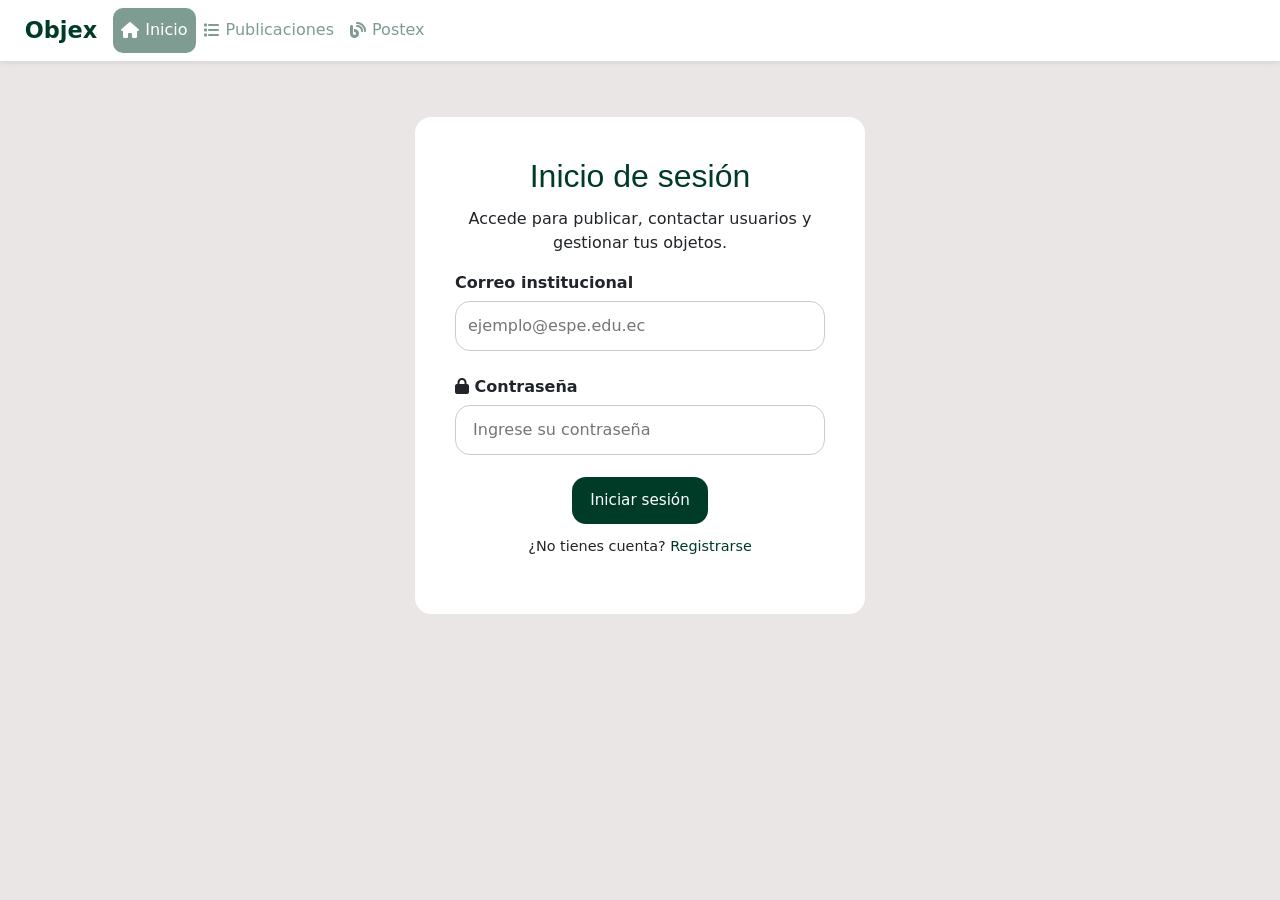
<file: index.html>
<!DOCTYPE html>
<html lang="es">

<head>

    <title>Objex - Iniciar Sesión</title>
    <meta charset="UTF-8">
    <meta name="viewport" content="width=device-width, initial-scale=1.0">

    <link rel="icon" href="src/icons/lupa.png" type="image/x-icon">
    <link rel="stylesheet" href="https://cdnjs.cloudflare.com/ajax/libs/font-awesome/6.5.0/css/all.min.css">
    <link href="https://cdn.jsdelivr.net/npm/bootstrap@5.3.3/dist/css/bootstrap.min.css" rel="stylesheet">

    <link href="css/general.css" rel="stylesheet">
    <link href="css/index.css" rel="stylesheet">
</head>

<body>
    <header>
        <nav class="navbar navbar-expand-lg navbar-objex">
            <div class="container-fluid">
                <a class="navbar-brand" href="#">Objex</a>
                <button class="navbar-toggler" type="button" data-bs-toggle="collapse" data-bs-target="#navObjex"
                    aria-controls="navObjex" aria-expanded="false" aria-label="Mostrar menú">
                    <span class="navbar-toggler-icon"></span>
                </button>
                <div class="collapse navbar-collapse" id="navObjex">
                    <ul class="navbar-nav">
                        <li class="nav-item">
                            <a class="nav-link active disabled" href="#"><i class="fa-solid fa-house"></i> Inicio</a>
                        </li>
                        <li class="nav-item">
                            <a class="nav-link disabled" href="#"><i class="fa-solid fa-list"></i> Publicaciones</a>
                        </li>
                        <li class="nav-item">
                            <a class="nav-link disabled" href="#"><i class="fa-solid fa-blog"></i> Postex</a>
                        </li>
                    </ul>
                </div>
            </div>
        </nav>
    </header>

    <br>

    <main>

        <section class="contenedor-login">
            <section class="card-login">
                <h2>Inicio de sesión</h2>
                <p>
                    Accede para publicar, contactar usuarios
                    y gestionar tus objetos.
                </p>

                <form method="post" action="pages/publicaciones/publicaciones.html" class="logeo">

                    <label for="correo">Correo institucional</label>

                    <input type="email" id="correo" name="correo" placeholder="ejemplo@espe.edu.ec">

                    <label for="contrasena"> <i class="fa-solid fa-lock"></i> Contraseña</label>
                    <input type="password" id="contrasena" name="contrasena" placeholder=" Ingrese su contraseña"
                        minlength="8" maxlength="16">
                    <button type="submit" class="boton-bonito">Iniciar sesión</button>

                    <p class="registro-texto">
                        ¿No tienes cuenta?

                        <a href="pages/login/registrarse.html"> Registrarse</a>

                    </p>

                </form>
            </section>
        </section>
    </main>

    <script src="https://cdn.jsdelivr.net/npm/bootstrap@5.3.3/dist/js/bootstrap.bundle.min.js"></script>
</body>

</html>
</file>
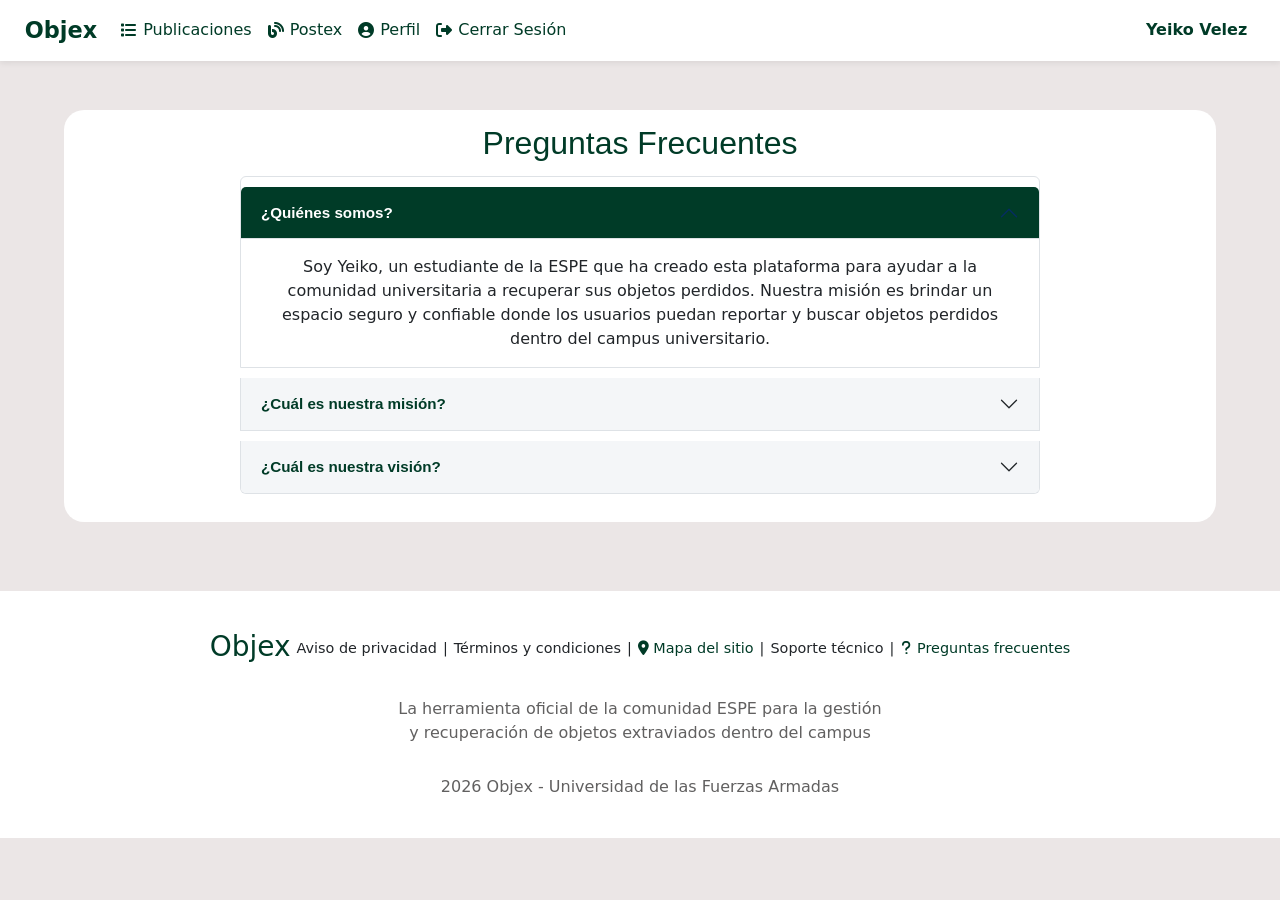
<file: pages/extras/preguntas-frecuentes.html>
<!DOCTYPE html>
<html lang="en">

<head>
    <meta charset="UTF-8">
    <meta name="viewport" content="width=device-width, initial-scale=1.0">
    <title>Preguntas frecuentes</title>
    <link rel="icon" href="src/icons/lupa.png" type="image/x-icon">
    <link rel="stylesheet" href="https://cdnjs.cloudflare.com/ajax/libs/font-awesome/6.5.0/css/all.min.css">
    <link href="https://cdn.jsdelivr.net/npm/bootstrap@5.3.3/dist/css/bootstrap.min.css" rel="stylesheet">
    <link rel="stylesheet" href="../../css/general.css">
    <link href="../../css/registrarse.css" rel="stylesheet">
</head>

<body>

    <header>
        <nav class="navbar navbar-expand-lg navbar-objex">
            <div class="container-fluid">
                <a class="navbar-brand" href="../../index.html">Objex</a>
                <button class="navbar-toggler" type="button" data-bs-toggle="collapse" data-bs-target="#navObjex"
                    aria-controls="navObjex" aria-expanded="false" aria-label="Mostrar menú">
                    <span class="navbar-toggler-icon"></span>
                </button>
                <div class="collapse navbar-collapse" id="navObjex">
                    <ul class="navbar-nav">
                        <li class="nav-item">
                            <a class="nav-link" href="../publicaciones/publicaciones.html"
                                title="Mira los objetos encontrados"><i class="fa-solid fa-list"></i> Publicaciones</a>
                        </li>
                        <li class="nav-item">
                            <a class="nav-link" href="../publicaciones/postex.html" title="Mira los posts"><i
                                    class="fa-solid fa-blog"></i> Postex</a>
                        </li>
                        <li class="nav-item">
                            <a class="nav-link" href="../perfil/perfil.html" title="Revisa tu perfil"><i
                                    class="fa-solid fa-circle-user"></i> Perfil</a>
                        </li>
                        <li class="nav-item">
                            <a class="nav-link" href="../../index.html"><i
                                    class="fa-solid fa-right-from-bracket"></i> Cerrar Sesión</a>
                        </li>
                    </ul>
                    <span class="nombre-usuario">Yeiko Velez</span>
                </div>
            </div>
        </nav>
    </header>
    <br>

    <main class="generico">
        <h2 style="text-align: center;">Preguntas Frecuentes</h2>

        <div class="accordion accordion-objex" id="accordionFAQ">

            <div class="accordion-item">
                <h2 class="accordion-header">
                    <button class="accordion-button" type="button" data-bs-toggle="collapse"
                        data-bs-target="#faq1" aria-expanded="true" aria-controls="faq1">
                        ¿Quiénes somos?
                    </button>
                </h2>
                <div id="faq1" class="accordion-collapse collapse show" data-bs-parent="#accordionFAQ">
                    <div class="accordion-body">
                        Soy Yeiko, un estudiante de la ESPE que ha creado esta plataforma para ayudar a la
                        comunidad universitaria a recuperar sus objetos perdidos. Nuestra misión es brindar un
                        espacio seguro y confiable donde los usuarios puedan reportar y buscar objetos perdidos
                        dentro del campus universitario.
                    </div>
                </div>
            </div>

            <div class="accordion-item">
                <h2 class="accordion-header">
                    <button class="accordion-button collapsed" type="button" data-bs-toggle="collapse"
                        data-bs-target="#faq2" aria-expanded="false" aria-controls="faq2">
                        ¿Cuál es nuestra misión?
                    </button>
                </h2>
                <div id="faq2" class="accordion-collapse collapse" data-bs-parent="#accordionFAQ">
                    <div class="accordion-body">
                        Mi misión es ayudar a la comunidad universitaria a recuperar sus objetos perdidos de
                        manera eficiente y segura. Nos esforzamos por crear una plataforma fácil de usar que
                        permita a los usuarios reportar y buscar objetos perdidos dentro del campus
                        universitario, fomentando así un ambiente de colaboración y apoyo entre los estudiantes,
                        profesores y personal administrativo.
                    </div>
                </div>
            </div>

            <div class="accordion-item">
                <h2 class="accordion-header">
                    <button class="accordion-button collapsed" type="button" data-bs-toggle="collapse"
                        data-bs-target="#faq3" aria-expanded="false" aria-controls="faq3">
                        ¿Cuál es nuestra visión?
                    </button>
                </h2>
                <div id="faq3" class="accordion-collapse collapse" data-bs-parent="#accordionFAQ">
                    <div class="accordion-body">
                        Mi visión es convertirnos en la plataforma líder para la recuperación de objetos
                        perdidos en el ámbito universitario, expandiéndonos a otras instituciones educativas y
                        creando una comunidad global de usuarios comprometidos con la ayuda mutua y la
                        seguridad de sus pertenencias.
                    </div>
                </div>
            </div>

        </div>
    </main>
    <br>

    <footer>
        <section class="pie">
            <h3>Objex</h3>
            <a id="aviso">Aviso de privacidad</a> |
            <a>Términos y condiciones</a> |
            <a href="https://www.google.com/maps/place/Universidad+de+las+Fuerzas+Armadas+-+ESPE+-+Santo+Domingo/@-0.4127086,-79.3189988,16z/data=!4m10!1m2!2m1!1sUNIVERSIDAD+DE+LAS+FUERZAS+ARMADAS+ESPE!3m6!1s0x91d53237044f39bb:0x24ed753bfe34c98b!8m2!3d-0.4127086!4d-79.3094716![base64]!16s%2Fg%2F11f11shpmz?entry=ttu&g_ep=EgoyMDI2MDUxNy4wIKXMDSoASAFQAw%3D%3D"
                target="_blank"> <i class="fa-solid fa-location-dot"> </i> Mapa del sitio</a> |
            <a>Soporte técnico</a> |
            <a href="../extras/preguntas-frecuentes.html"> <i class="fa-solid fa-question" style="padding: 1px;"></i>
                Preguntas frecuentes</a>
        </section>

        <p>La herramienta oficial de la comunidad ESPE para la gestión<br>y recuperación
            de objetos extraviados dentro del campus</p>

        <p>2026 Objex - Universidad de las Fuerzas Armadas</p>
    </footer>

    <script src="https://cdn.jsdelivr.net/npm/bootstrap@5.3.3/dist/js/bootstrap.bundle.min.js"></script>
</body>

</html>
</file>
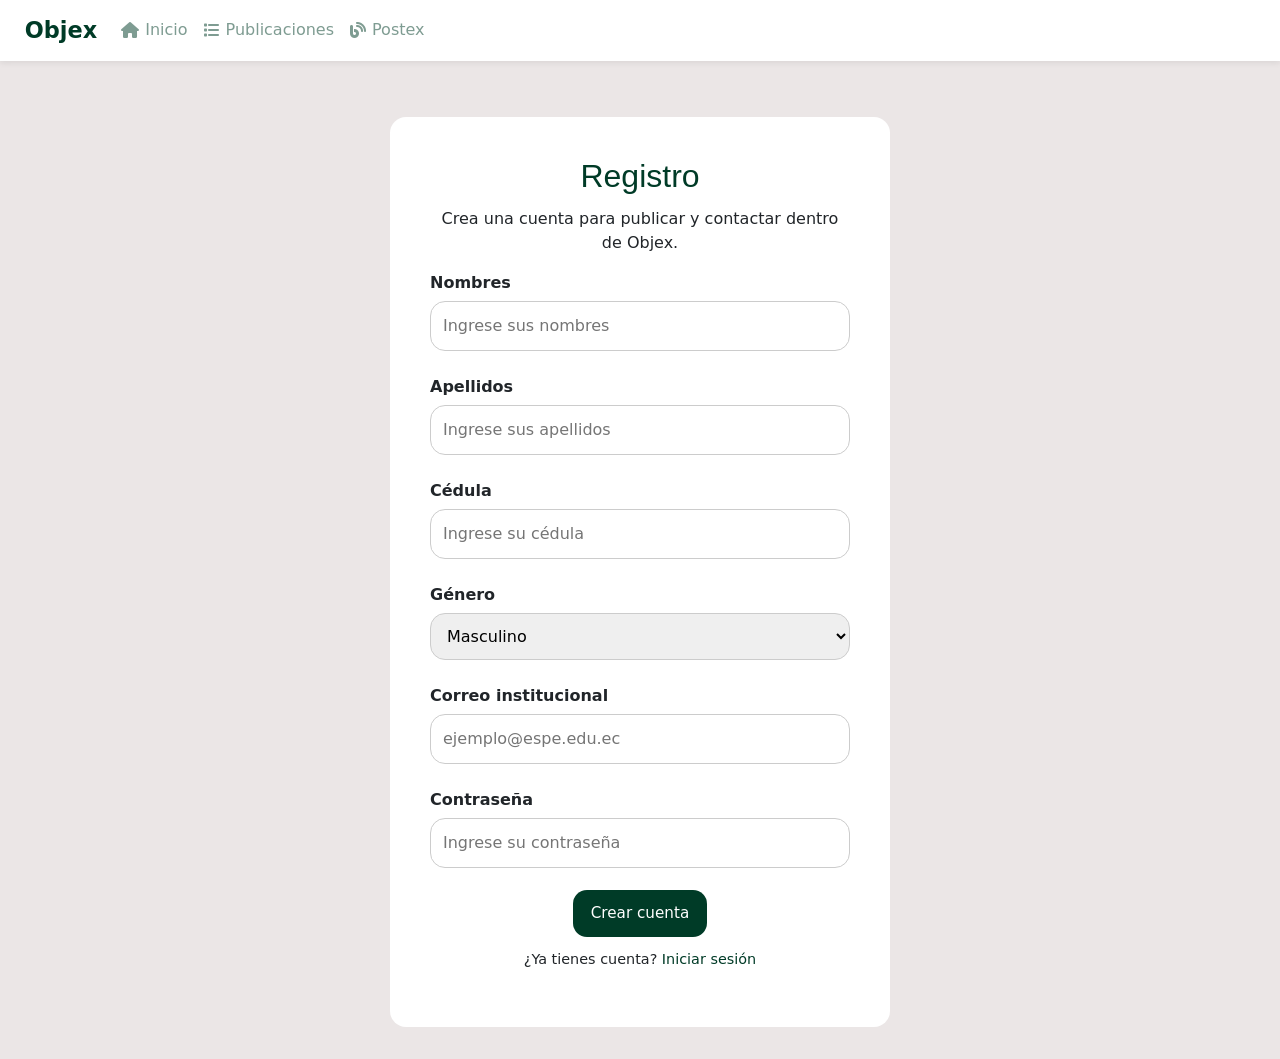
<file: pages/login/registrarse.html>
<!DOCTYPE html>
<html lang="es">

<head>

    <title>Objex - Registro</title>
    <meta charset="UTF-8">
    <meta name="viewport" content="width=device-width, initial-scale=1.0">
    <link rel="icon" href="../../src/icons/lupa.png" type="image/x-icon">
    <link rel="stylesheet" href="https://cdnjs.cloudflare.com/ajax/libs/font-awesome/6.5.0/css/all.min.css">
    <link href="https://cdn.jsdelivr.net/npm/bootstrap@5.3.3/dist/css/bootstrap.min.css" rel="stylesheet">
    <link href="../../css/general.css" rel="stylesheet">
    <link href="../../css/registrarse.css" rel="stylesheet">
</head>

<body>
    <header>
        <nav class="navbar navbar-expand-lg navbar-objex">
            <div class="container-fluid">
                <a class="navbar-brand" href="../../index.html">Objex</a>
                <button class="navbar-toggler" type="button" data-bs-toggle="collapse" data-bs-target="#navObjex"
                    aria-controls="navObjex" aria-expanded="false" aria-label="Mostrar menú">
                    <span class="navbar-toggler-icon"></span>
                </button>
                <div class="collapse navbar-collapse" id="navObjex">
                    <ul class="navbar-nav">
                        <li class="nav-item">
                            <a class="nav-link disabled" href="#"><i class="fa-solid fa-house"></i> Inicio</a>
                        </li>
                        <li class="nav-item">
                            <a class="nav-link disabled" href="#"><i class="fa-solid fa-list"></i> Publicaciones</a>
                        </li>
                        <li class="nav-item">
                            <a class="nav-link disabled" href="#"><i class="fa-solid fa-blog"></i> Postex</a>
                        </li>
                    </ul>
                </div>
            </div>
        </nav>
    </header>

    <br>

    <main>
        <section class="contenedor-login">
            <section class="card-login">

                <h2>Registro</h2>

                <p>Crea una cuenta para publicar y contactar dentro de Objex.</p>

                <form method="post" action="../publicaciones/publicaciones.html" class="logeo">

                    <label for="nombre">Nombres</label>

                    <input type="text" id="nombre" name="nombre" placeholder="Ingrese sus nombres">

                    <label for="apellido">
                        Apellidos
                    </label>

                    <input type="text" id="apellido" name="apellido" placeholder="Ingrese sus apellidos">

                    <label for="cedula">
                        Cédula
                    </label>

                    <input type="text" id="cedula" name="cedula" placeholder="Ingrese su cédula" minlength="10"
                        maxlength="10">

                    <label for="genero">
                        Género
                    </label>

                    <select id="genero" name="genero">

                        <option value="masculino">
                            Masculino
                        </option>

                        <option value="femenino">
                            Femenino
                        </option>

                    </select>

                    <label for="correo">
                        Correo institucional
                    </label>

                    <input type="email" id="correo" name="correo" placeholder="ejemplo@espe.edu.ec">

                    <label for="contrasena">
                        Contraseña
                    </label>

                    <input type="password" id="contrasena" name="contrasena" placeholder="Ingrese su contraseña"
                        minlength="8" maxlength="16">

                    <button type="submit" class="boton-bonito">
                        Crear cuenta
                    </button>

                    <p class="registro-texto">

                        ¿Ya tienes cuenta?

                        <a href="../../index.html">
                            Iniciar sesión
                        </a>

                    </p>

                </form>

            </section>

        </section>

    </main>

    <script src="https://cdn.jsdelivr.net/npm/bootstrap@5.3.3/dist/js/bootstrap.bundle.min.js"></script>
</body>

</html>
</file>
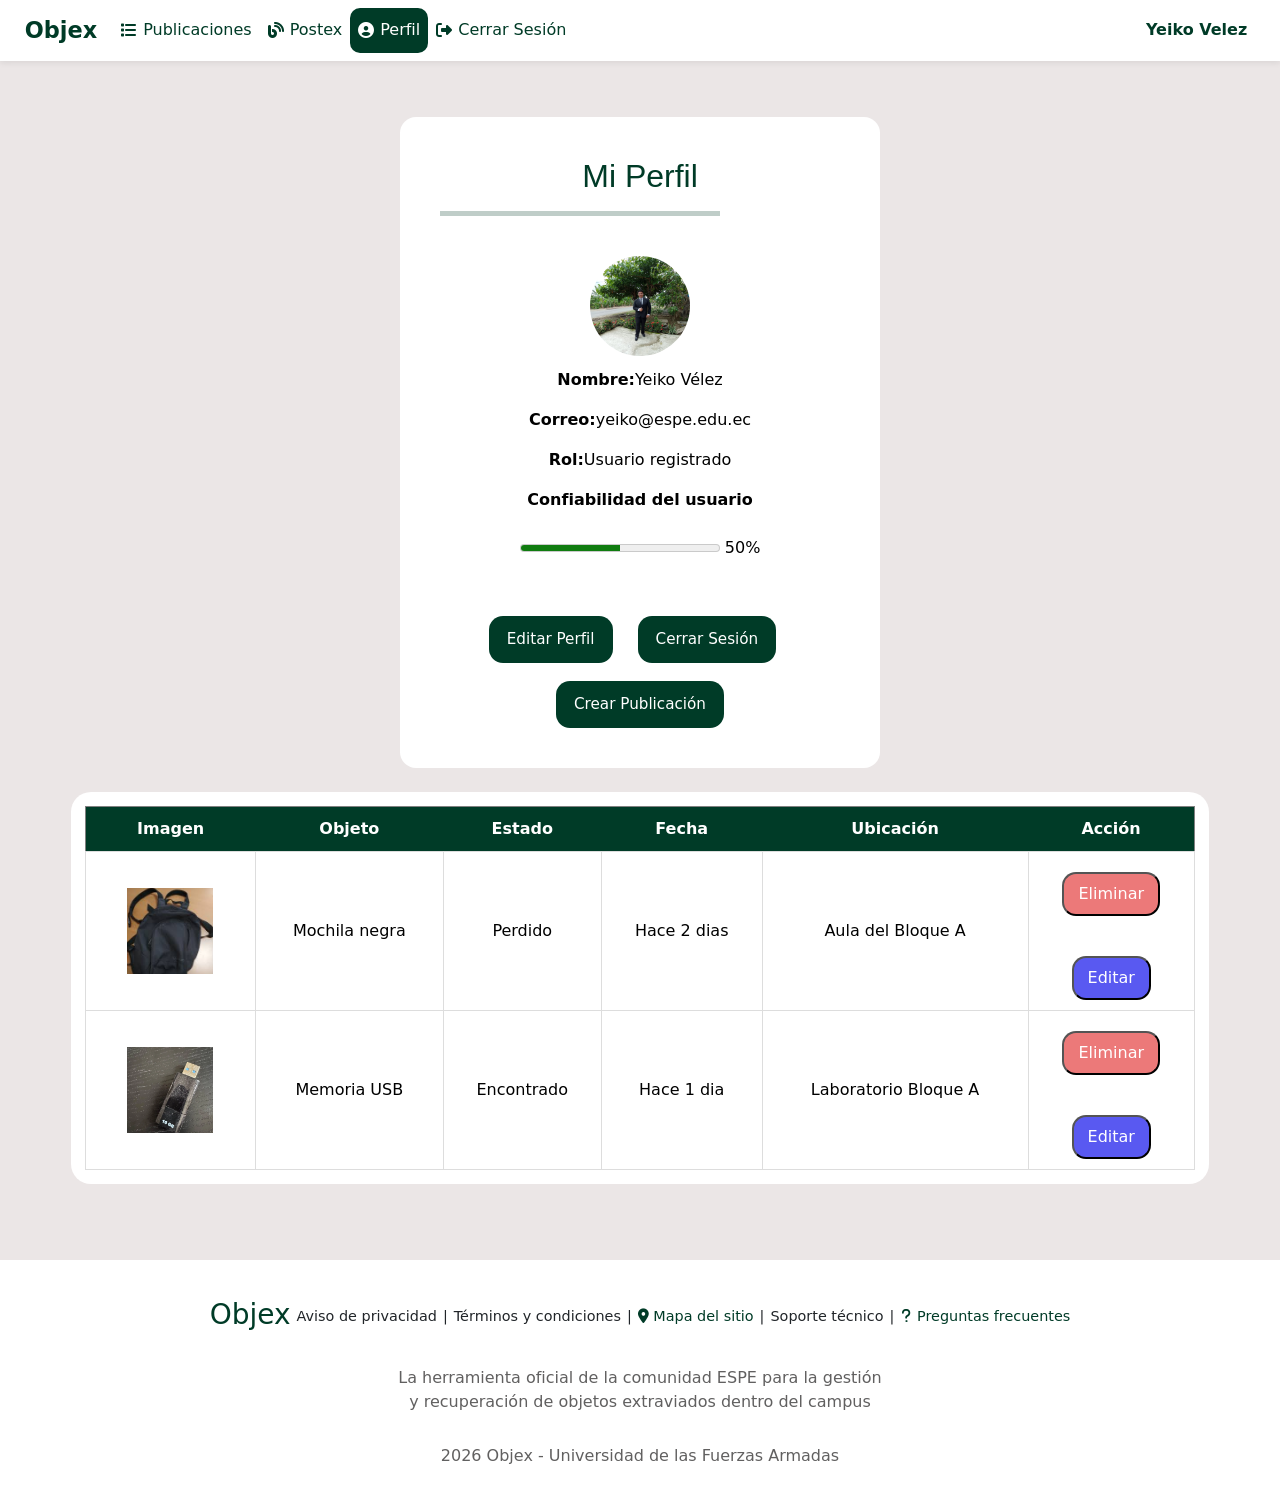
<file: pages/perfil/perfil.html>
<!DOCTYPE html>
<html lang="es">

<head>

    <title>Objex - Perfil</title>
    <meta charset="UTF-8">
    <meta name="viewport" content="width=device-width, initial-scale=1.0">
    <link rel="icon" href="../../src/icons/lupa.png" type="image/x-icon">
    <link rel="stylesheet" href="https://cdnjs.cloudflare.com/ajax/libs/font-awesome/6.5.0/css/all.min.css">
    <link href="https://cdn.jsdelivr.net/npm/bootstrap@5.3.3/dist/css/bootstrap.min.css" rel="stylesheet">
    <link href="../../css/general.css" rel="stylesheet">
    <link href="../../css/perfil.css" rel="stylesheet">
</head>

<body>
    <header>
        <nav class="navbar navbar-expand-lg navbar-objex">
            <div class="container-fluid">
                <a class="navbar-brand" href="../../index.html">Objex</a>
                <button class="navbar-toggler" type="button" data-bs-toggle="collapse" data-bs-target="#navObjex"
                    aria-controls="navObjex" aria-expanded="false" aria-label="Mostrar menú">
                    <span class="navbar-toggler-icon"></span>
                </button>
                <div class="collapse navbar-collapse" id="navObjex">
                    <ul class="navbar-nav">
                        <li class="nav-item">
                            <a class="nav-link" href="../publicaciones/publicaciones.html"
                                title="Mira los objetos encontrados"><i class="fa-solid fa-list"></i> Publicaciones</a>
                        </li>
                        <li class="nav-item">
                            <a class="nav-link" href="../publicaciones/postex.html" title="Mira los posts"><i
                                    class="fa-solid fa-blog"></i> Postex</a>
                        </li>
                        <li class="nav-item">
                            <a class="nav-link active" href="perfil.html" id="perfil" title="Revisa tu perfil"><i
                                    class="fa-solid fa-circle-user"></i> Perfil</a>
                        </li>
                        <li class="nav-item">
                            <a class="nav-link" href="../../index.html"><i
                                    class="fa-solid fa-right-from-bracket"></i> Cerrar Sesión</a>
                        </li>
                    </ul>
                    <span class="nombre-usuario">Yeiko Velez</span>
                </div>
            </div>
        </nav>
    </header>
    <br>

    <main id="perfil-contenedor">
        <section class="contenedor-perfil">
            <section class="card-perfil">

                <h2>Mi Perfil</h2> <hr><br>

                <img src="../../src/img/Yo.jpeg" alt="Usuario" width="120px">

                <p><strong>Nombre:</strong>Yeiko Vélez</p>

                <p><strong>Correo:</strong>yeiko@espe.edu.ec
                </p>

                <p><strong>Rol:</strong>Usuario registrado</p>

                <section>
                    <strong>Confiabilidad del usuario</strong><br><br>
                    <meter value="50" max="100" class="meter-objex" title="Confiabilidad"></meter>
                    <span>50%</span>
                </section>
                <br><br>
                <section>

                    <a class="boton-bonito" data-bs-toggle="modal" data-bs-target="#modalEditarPerfil" role="button">Editar Perfil</a> &nbsp;
                    <a href="../../index.html" class="boton-bonito">Cerrar Sesión</a> &nbsp;
                    <a href="../publicaciones/nueva.html" class="boton-bonito">Crear Publicación</a>

                </section>
            </section>
        </section>

        <br>
        <section class="generico">
            <table border="1" id="publicados">
                <tr>
                    <th>Imagen</th>
                    <th>Objeto</th>
                    <th>Estado</th>
                    <th>Fecha</th>
                    <th>Ubicación</th>
                    <th>Acción</th>
                </tr>
                <tr>
                    <td><img src="../../src/img/mochila.jpeg" class="img-publicado"></td>
                    <td>Mochila negra</td>
                    <td>Perdido</td>
                    <td>Hace 2 dias</td>
                    <td>Aula del Bloque A</td>
                    <td><button class="eliminar"> Eliminar </button> <br><br> <button class="editar"> Editar </button>
                    </td>
                </tr>
                <tr>
                    <td><img src="../../src/img/usb.webp" class="img-publicado"></td>
                    <td>Memoria USB</td>
                    <td>Encontrado</td>
                    <td>Hace 1 dia</td>
                    <td>Laboratorio Bloque A</td>
                    <td><button class="eliminar"> Eliminar </button> <br><br> <button class="editar"> Editar </button>
                    </td>
                </tr>
            </table>
        </section>

    </main>

    <br>

    <footer>
        <section class="pie">
            <h3>Objex</h3>
            <a id="aviso">Aviso de privacidad</a> |
            <a>Términos y condiciones</a> |
            <a href="https://www.google.com/maps/place/Universidad+de+las+Fuerzas+Armadas+-+ESPE+-+Santo+Domingo/@-0.4127086,-79.3189988,16z/data=!4m10!1m2!2m1!1sUNIVERSIDAD+DE+LAS+FUERZAS+ARMADAS+ESPE!3m6!1s0x91d53237044f39bb:0x24ed753bfe34c98b!8m2!3d-0.4127086!4d-79.3094716![base64]!16s%2Fg%2F11f11shpmz?entry=ttu&g_ep=EgoyMDI2MDUxNy4wIKXMDSoASAFQAw%3D%3D"
                target="_blank"> <i class="fa-solid fa-location-dot"> </i> Mapa del sitio</a> |
            <a>Soporte técnico</a> |
            <a href="../extras/preguntas-frecuentes.html"> <i class="fa-solid fa-question" style="padding: 1px;"></i>
                Preguntas frecuentes</a>
        </section>

        <p>La herramienta oficial de la comunidad ESPE para la gestión<br>y recuperación
            de objetos extraviados dentro del campus</p>

        <p>2026 Objex - Universidad de las Fuerzas Armadas</p>
    </footer>

    <!-- Modal Editar Perfil -->
    <div class="modal fade" id="modalEditarPerfil" tabindex="-1" aria-labelledby="modalEditarPerfilLabel"
        aria-hidden="true">
        <div class="modal-dialog">
            <div class="modal-content modal-objex">
                <div class="modal-header">
                    <h5 class="modal-title" id="modalEditarPerfilLabel">Editar Perfil</h5>
                    <button type="button" class="btn-close" data-bs-dismiss="modal" aria-label="Cerrar"></button>
                </div>
                <div class="modal-body">
                    <form method="post">
                        <label for="editar-nombre">Nombre</label>
                        <input type="text" id="editar-nombre" name="nombre" value="Yeiko Vélez">

                        <label for="editar-correo">Correo</label>
                        <input type="email" id="editar-correo" name="correo" value="yeiko@espe.edu.ec">
                    </form>
                </div>
                <div class="modal-footer">
                    <button type="button" class="btn-close-objex" data-bs-dismiss="modal">Cancelar</button>
                    <button type="submit" class="boton-bonito">Guardar Cambios</button>
                </div>
            </div>
        </div>
    </div>

    <script src="https://cdn.jsdelivr.net/npm/bootstrap@5.3.3/dist/js/bootstrap.bundle.min.js"></script>
</body>

</html>
</file>
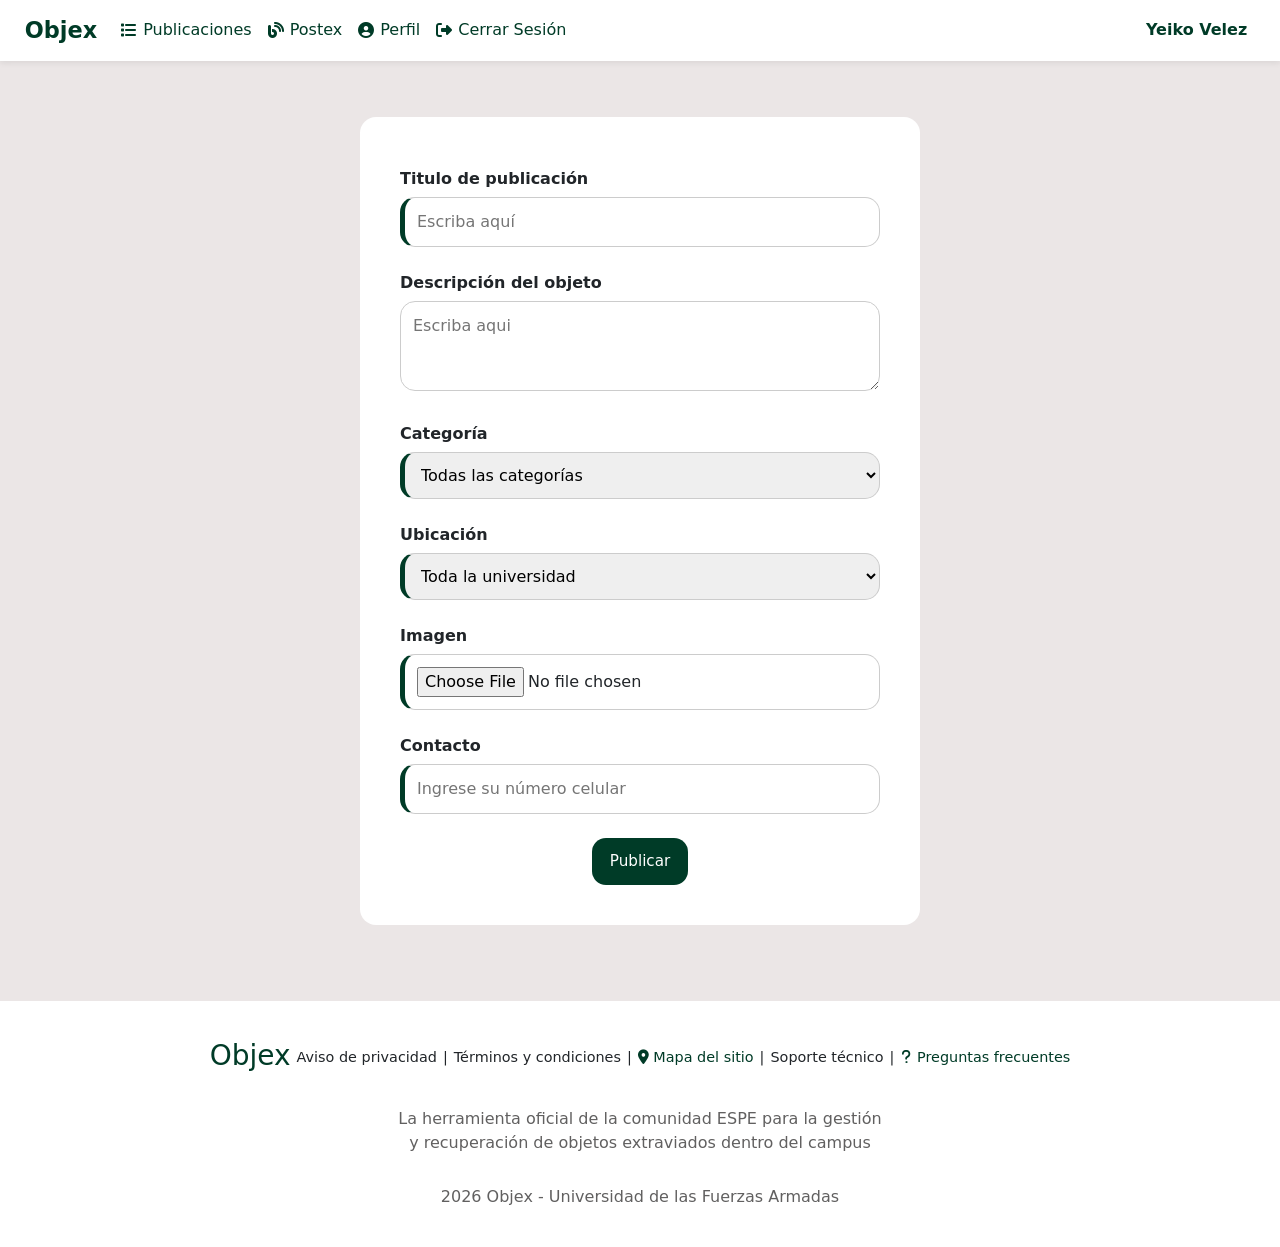
<file: pages/publicaciones/nueva.html>
<!DOCTYPE html>
<html lang="en">

<head>
    <meta charset="UTF-8">
    <meta name="viewport" content="width=device-width, initial-scale=1.0">
    <title>Objex - Nueva Publicación</title>
    <link rel="icon" href="../../src/icons/lupa.png">
    <link rel="stylesheet" href="https://cdnjs.cloudflare.com/ajax/libs/font-awesome/6.5.0/css/all.min.css">
    <link href="https://cdn.jsdelivr.net/npm/bootstrap@5.3.3/dist/css/bootstrap.min.css" rel="stylesheet">
    <link rel="stylesheet" href="../../css/general.css">
    <link href="../../css/nueva.css" rel="stylesheet">
</head>

<body>
    <header>
        <nav class="navbar navbar-expand-lg navbar-objex">
            <div class="container-fluid">
                <a class="navbar-brand" href="../../index.html">Objex</a>
                <button class="navbar-toggler" type="button" data-bs-toggle="collapse" data-bs-target="#navObjex"
                    aria-controls="navObjex" aria-expanded="false" aria-label="Mostrar menú">
                    <span class="navbar-toggler-icon"></span>
                </button>
                <div class="collapse navbar-collapse" id="navObjex">
                    <ul class="navbar-nav">
                        <li class="nav-item">
                            <a class="nav-link" href="publicaciones.html" title="Mira los objetos encontrados"><i
                                    class="fa-solid fa-list"></i> Publicaciones</a>
                        </li>
                        <li class="nav-item">
                            <a class="nav-link" href="postex.html" title="Mira los posts"><i
                                    class="fa-solid fa-blog"></i> Postex</a>
                        </li>
                        <li class="nav-item">
                            <a class="nav-link" href="../perfil/perfil.html" title="Revisa tu perfil"><i
                                    class="fa-solid fa-circle-user"></i> Perfil</a>
                        </li>
                        <li class="nav-item">
                            <a class="nav-link" href="../../index.html"><i
                                    class="fa-solid fa-right-from-bracket"></i> Cerrar Sesión</a>
                        </li>
                    </ul>
                    <span class="nombre-usuario">Yeiko Velez</span>
                </div>
            </div>
        </nav>
    </header>
    <br>

    <main>
        <section class="contenedor-nueva">
            <section class="card-nueva">
                <form method="get">
                    <label for="titulo">Titulo de publicación</label>
                    <input type="text" id="titulo" name="titulo" placeholder="Escriba aquí" required>

                    <label for="descripcion">Descripción del objeto</label>
                    <textarea id="descripcion" name="descripcion" placeholder="Escriba aqui"></textarea>

                    <label for="categoria">Categoría</label>
                    <select id="categoria" name="categoria" required>
                        <option value="todos">Todas las categorías</option>
                        <option value="tecnologia">Tecnología</option>
                        <option value="quimica">Objetos químicos</option>
                        <option value="herramienta">Herramientas</option>
                        <option value="accessorio">Accessorios</option>
                        <option value="valor">Objeto de valor</option>
                        <option value="agro">Cosas de agro</option>
                    </select>

                    <label for="ubicacion"><b>Ubicación</b></label>
                    <select id="ubicacion" name="ubicacion" required>
                        <option value="toda">Toda la universidad</option>
                        <option value="estudio">Área de estudio</option>
                        <option value="bar">Bar</option>
                        <option value="estacionamiento">Estacionamiento</option>
                        <option value="aulaA">Aula del bloque A</option>
                        <option value="aulaB">Aula del bloque B</option>
                        <option value="labA">Laboratorio bloque A</option>
                        <option value="labB">Laboratorio bloque B</option>
                        <option value="pasillos">Pasillos</option>
                        <option value="otra">Otra</option>
                    </select>

                    <label for="foto">Imagen</label>
                    <input type="file" name="foto" id="foto" accept="image/*" required>

                    <label for="contacto">Contacto</label>
                    <input type="number" name="contacto" id="contacto" placeholder="Ingrese su número celular" max="10" required>

                    <br>
                    <button type="submit" class="boton-bonito">Publicar</button>
                </form>
            </section>
        </section>
    </main>

    <br>
    <footer>
        <section class="pie">
            <h3>Objex</h3>
            <a id="aviso">Aviso de privacidad</a> |
            <a>Términos y condiciones</a> |
            <a href="https://www.google.com/maps/place/Universidad+de+las+Fuerzas+Armadas+-+ESPE+-+Santo+Domingo/@-0.4127086,-79.3189988,16z/data=!4m10!1m2!2m1!1sUNIVERSIDAD+DE+LAS+FUERZAS+ARMADAS+ESPE!3m6!1s0x91d53237044f39bb:0x24ed753bfe34c98b!8m2!3d-0.4127086!4d-79.3094716![base64]!16s%2Fg%2F11f11shpmz?entry=ttu&g_ep=EgoyMDI2MDUxNy4wIKXMDSoASAFQAw%3D%3D"
                target="_blank"> <i class="fa-solid fa-location-dot"> </i> Mapa del sitio</a> |
            <a>Soporte técnico</a> |
            <a href="../extras/preguntas-frecuentes.html"> <i class="fa-solid fa-question" style="padding: 1px;"></i>
                Preguntas frecuentes</a>
        </section>

        <p>La herramienta oficial de la comunidad ESPE para la gestión<br>y recuperación
            de objetos extraviados dentro del campus</p>

        <p>2026 Objex - Universidad de las Fuerzas Armadas</p>
    </footer>

    <script src="https://cdn.jsdelivr.net/npm/bootstrap@5.3.3/dist/js/bootstrap.bundle.min.js"></script>
</body>

</html>
</file>
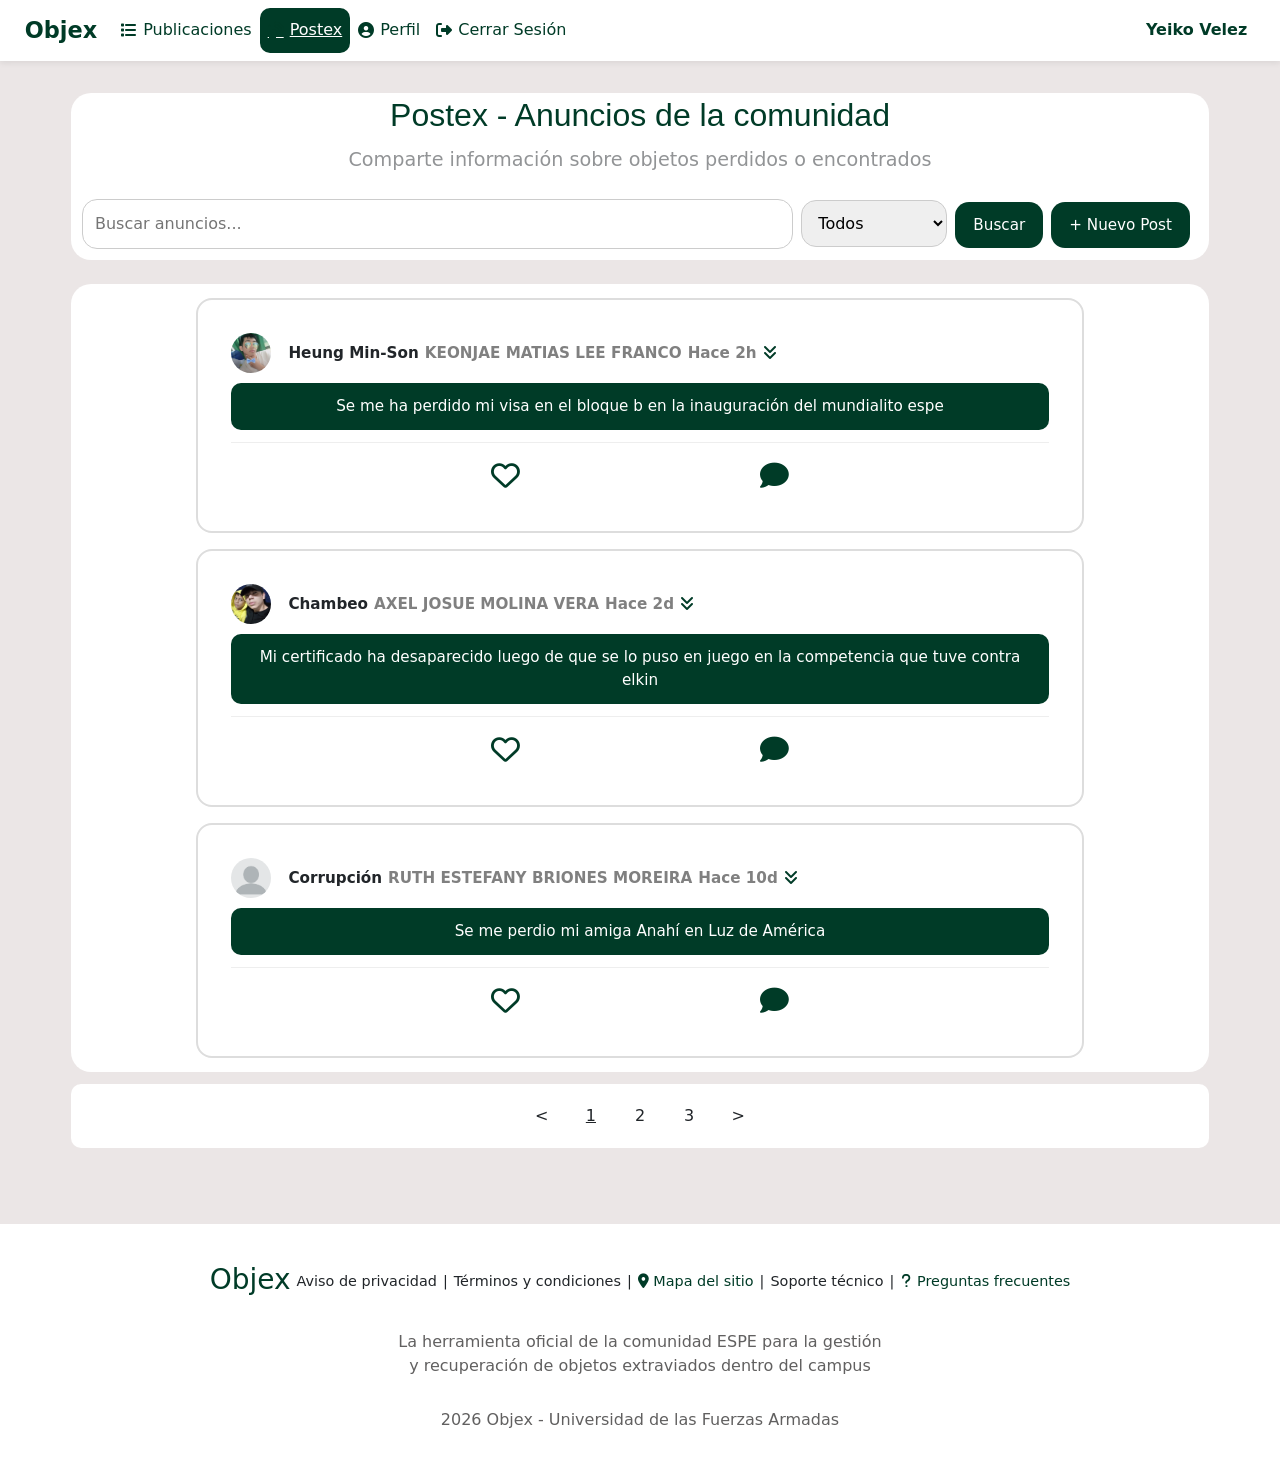
<file: pages/publicaciones/postex.html>
<!DOCTYPE html>
<html lang="en">

<head>
    <meta charset="UTF-8">
    <meta name="viewport" content="width=device-width, initial-scale=1.0">
    <title>Objex - Postex</title>
    <link rel="icon" href="../../src/icons/lupa.png" type="image/x-icon">
    <link rel="stylesheet" href="https://cdnjs.cloudflare.com/ajax/libs/font-awesome/6.5.0/css/all.min.css">
    <link href="https://cdn.jsdelivr.net/npm/bootstrap@5.3.3/dist/css/bootstrap.min.css" rel="stylesheet">
    <link rel="stylesheet" href="../../css/general.css">
    <link href="../../css/postex.css" rel="stylesheet">
</head>

<body>
    <header>
        <nav class="navbar navbar-expand-lg navbar-objex">
            <div class="container-fluid">
                <a class="navbar-brand" href="../../index.html">Objex</a>
                <button class="navbar-toggler" type="button" data-bs-toggle="collapse" data-bs-target="#navObjex"
                    aria-controls="navObjex" aria-expanded="false" aria-label="Mostrar menú">
                    <span class="navbar-toggler-icon"></span>
                </button>
                <div class="collapse navbar-collapse" id="navObjex">
                    <ul class="navbar-nav">
                        <li class="nav-item">
                            <a class="nav-link" href="../publicaciones/publicaciones.html"
                                title="Mira los objetos encontrados"><i class="fa-solid fa-list"></i> Publicaciones</a>
                        </li>
                        <li class="nav-item">
                            <a class="nav-link active" id="postex" title="Mira los posts"><i
                                    class="fa-solid fa-blog"></i> Postex</a>
                        </li>
                        <li class="nav-item">
                            <a class="nav-link" href="../perfil/perfil.html" title="Revisa tu perfil"><i
                                    class="fa-solid fa-circle-user"></i> Perfil</a>
                        </li>
                        <li class="nav-item">
                            <a class="nav-link" href="../../index.html"><i
                                    class="fa-solid fa-right-from-bracket"></i> Cerrar Sesión</a>
                        </li>
                    </ul>
                    <span class="nombre-usuario">Yeiko Velez</span>
                </div>
            </div>
        </nav>
    </header>

    <main>
        <section class="generico" style="padding: 3px;">
            <h2>Postex - Anuncios de la comunidad</h2>
            <p class="info">Comparte información sobre objetos perdidos o encontrados</p>

            <form method="get" action="#">
                <input type="text" placeholder="Buscar anuncios...">
                <select>
                    <option>Todos</option>
                    <option>Perdidos</option>
                    <option>Encontrados</option>
                </select>
                <button class="boton-bonito" type="submit">Buscar</button>
                <button class="boton-bonito" type="button" data-bs-toggle="modal" data-bs-target="#modalNuevoPost">+
                    Nuevo Post</button>
                <br>
            </form>

        </section>
        <br>

        <section class="generico">
            <section id="contenedor-anuncios">
                <section class="card-post">
                    <div class="post-encabezado">
                        <img src="../../src/icons/chino.ico">&nbsp
                        <label> Heung Min-Son </label>
                        <label class="nombre"> KEONJAE MATIAS LEE FRANCO </label>
                        <label class="fecha"> Hace 2h </label>
                        <a><i class="fa-solid fa-angles-down"></i></a>
                    </div>
                    <div class="post-info">
                        <p>Se me ha perdido mi visa en el bloque b en la inauguración del mundialito espe</p>
                    </div>
                    <div class="post-pie">
                        <i class="fa-regular fa-heart"></i>
                        <i class="fa-solid fa-comment"></i>
                    </div>
                </section>

                <section class="card-post">
                    <div class="post-encabezado">
                        <img src="../../src/icons/chambeo.ico">&nbsp
                        <label> Chambeo </label>
                        <label class="nombre"> AXEL JOSUE MOLINA VERA </label>
                        <label class="fecha"> Hace 2d </label>
                        <a><i class="fa-solid fa-angles-down"></i></a>
                    </div>
                    <div class="post-info">
                        <p>Mi certificado ha desaparecido luego de que se lo puso en juego en la competencia que tuve contra elkin</p>
                    </div>
                    <div class="post-pie">
                        <i class="fa-regular fa-heart"></i>
                        <i class="fa-solid fa-comment"></i>
                    </div>
                </section>

                <section class="card-post">
                    <div class="post-encabezado">
                        <img src="../../src/icons/usuario.png">&nbsp
                        <label> Corrupción </label>
                        <label class="nombre"> RUTH ESTEFANY BRIONES MOREIRA </label>
                        <label class="fecha"> Hace 10d </label>
                        <a><i class="fa-solid fa-angles-down"></i></a>
                    </div>
                    <div class="post-info">
                        <p>Se me perdio mi amiga Anahí en Luz de América</p>
                    </div>
                    <div class="post-pie">
                        <i class="fa-regular fa-heart"></i>
                        <i class="fa-solid fa-comment"></i>
                    </div>
                </section>
            </section>
        </section>

        <section id="paginas">
            <a><</a>
            <a style="text-decoration: underline;">1</a>
            <a>2</a>
            <a>3</a>
            <a>></a>
        </section>
    </main>

    <br>
    <footer>
        <section class="pie">
            <h3>Objex</h3>
            <a id="aviso">Aviso de privacidad</a> |
            <a>Términos y condiciones</a> |
            <a href="https://www.google.com/maps/place/Universidad+de+las+Fuerzas+Armadas+-+ESPE+-+Santo+Domingo/@-0.4127086,-79.3189988,16z/data=!4m10!1m2!2m1!1sUNIVERSIDAD+DE+LAS+FUERZAS+ARMADAS+ESPE!3m6!1s0x91d53237044f39bb:0x24ed753bfe34c98b!8m2!3d-0.4127086!4d-79.3094716![base64]!16s%2Fg%2F11f11shpmz?entry=ttu&g_ep=EgoyMDI2MDUxNy4wIKXMDSoASAFQAw%3D%3D"
                target="_blank"> <i class="fa-solid fa-location-dot"> </i> Mapa del sitio</a> |
            <a>Soporte técnico</a> |
            <a href="../extras/preguntas-frecuentes.html"> <i class="fa-solid fa-question" style="padding: 1px;"></i>
                Preguntas frecuentes</a>
        </section>

        <p>La herramienta oficial de la comunidad ESPE para la gestión<br>y recuperación
            de objetos extraviados dentro del campus</p>

        <p>2026 Objex - Universidad de las Fuerzas Armadas</p>
    </footer>

    <!-- Modal Nuevo Post -->
    <div class="modal fade" id="modalNuevoPost" tabindex="-1" aria-labelledby="modalNuevoPostLabel" aria-hidden="true">
        <div class="modal-dialog">
            <div class="modal-content modal-objex">
                <div class="modal-header">
                    <h5 class="modal-title" id="modalNuevoPostLabel">Nuevo anuncio</h5>
                    <button type="button" class="btn-close" data-bs-dismiss="modal" aria-label="Cerrar"></button>
                </div>
                <div class="modal-body">
                    <form method="get">
                        <label for="modal-titulo">Título</label>
                        <input type="text" id="modal-titulo" name="titulo" placeholder="Ej. Se perdió mi mochila">

                        <label for="modal-mensaje">Mensaje</label>
                        <textarea id="modal-mensaje" name="mensaje" placeholder="Describe lo ocurrido"></textarea>
                    </form>
                </div>
                <div class="modal-footer">
                    <button type="button" class="btn-close-objex" data-bs-dismiss="modal">Cancelar</button>
                    <button type="submit" class="boton-bonito">Publicar</button>
                </div>
            </div>
        </div>
    </div>

    <script src="https://cdn.jsdelivr.net/npm/bootstrap@5.3.3/dist/js/bootstrap.bundle.min.js"></script>
</body>

</html>
</file>
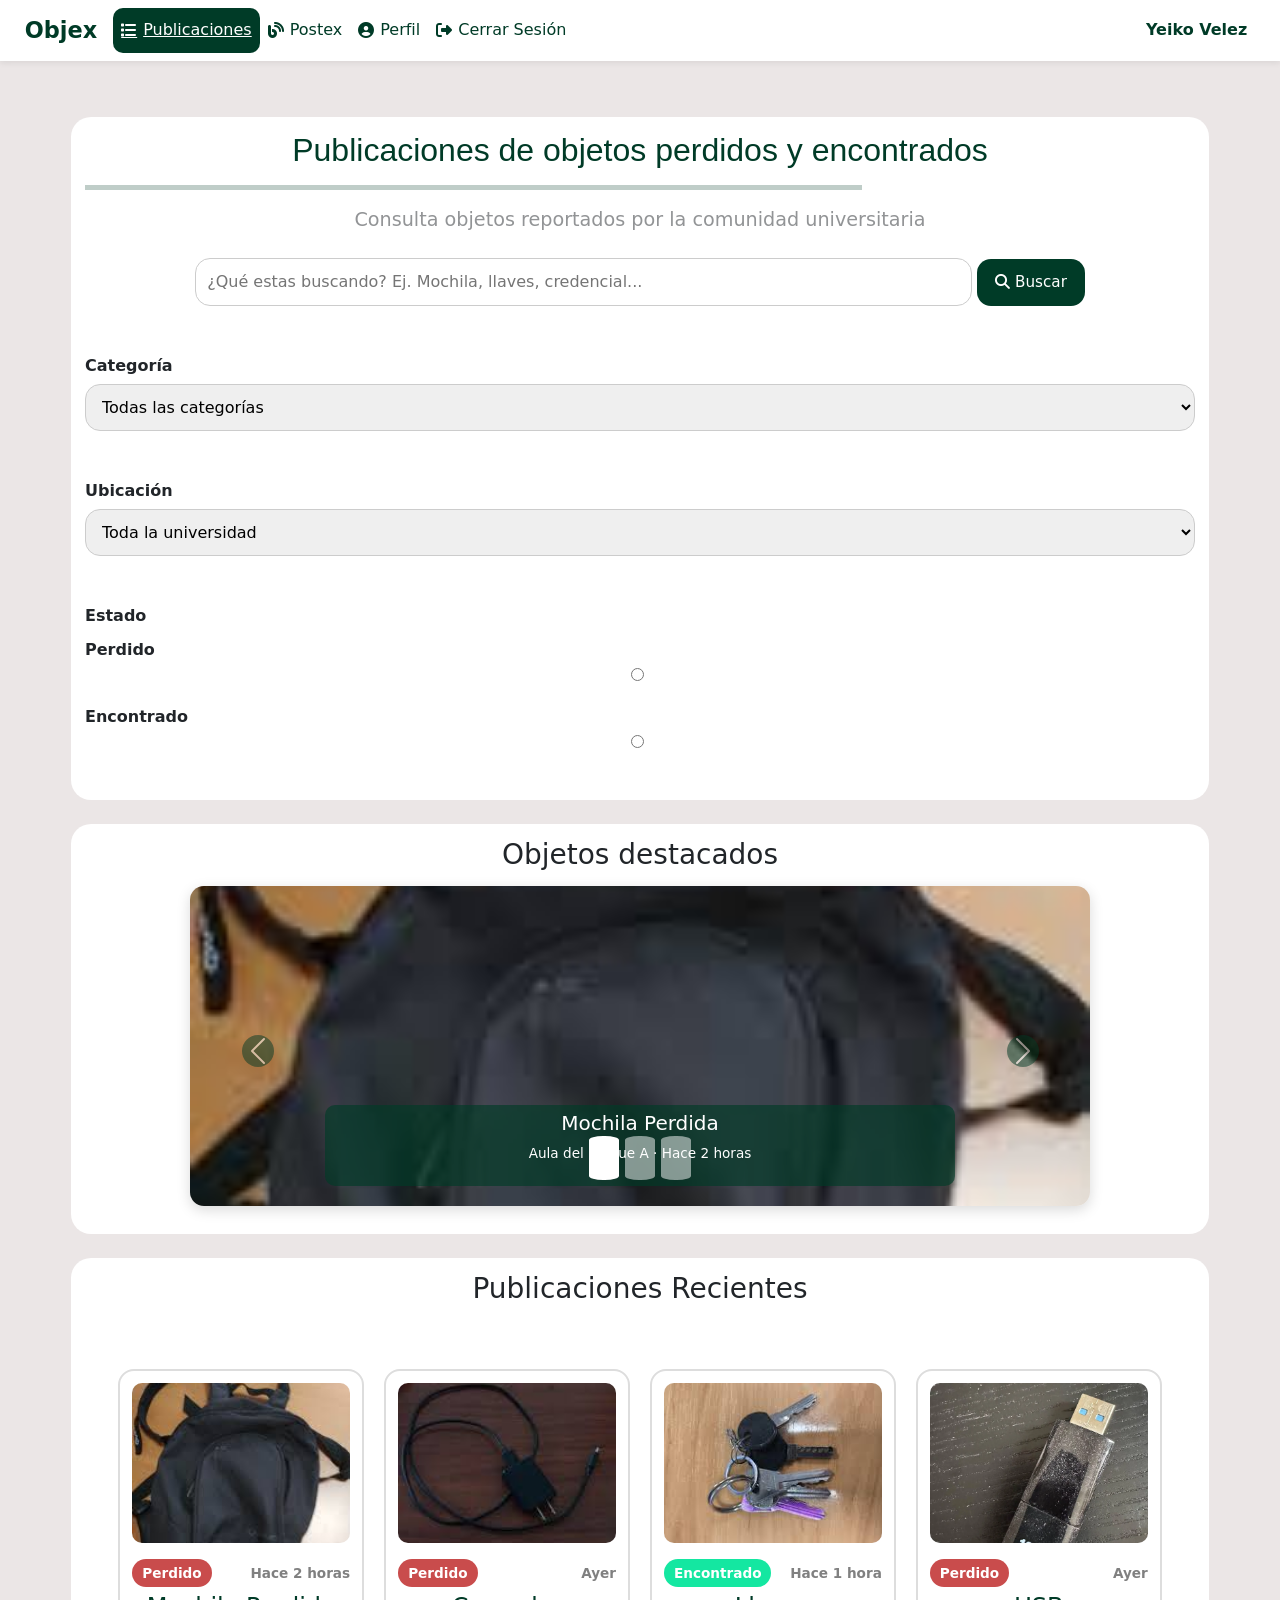
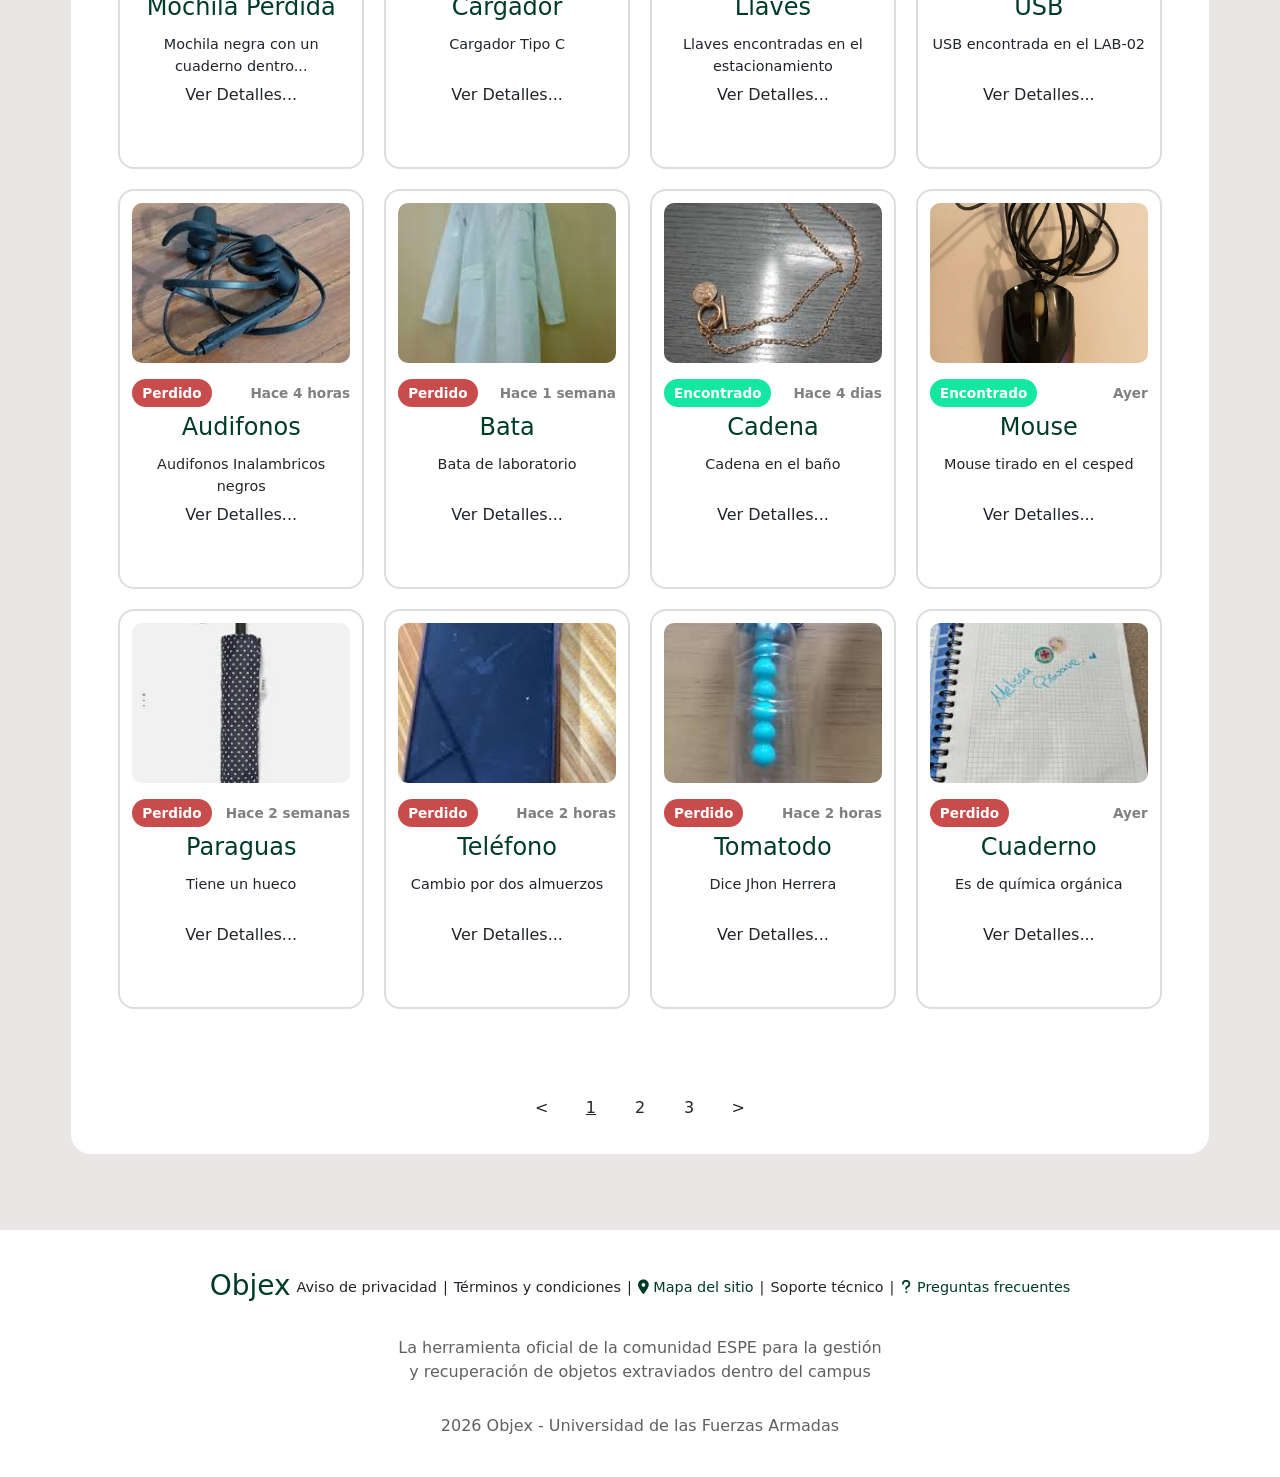
<file: pages/publicaciones/publicaciones.html>
<!DOCTYPE html>
<html lang="es">

<head>
    <title>Objex - Publicaciones</title>
    <meta charset="UTF-8">
    <meta name="viewport" content="width=device-width, initial-scale=1.0">
    <link rel="icon" href="../../src/icons/lupa.png" type="image/x-icon">
    <link rel="stylesheet" href="https://cdnjs.cloudflare.com/ajax/libs/font-awesome/6.5.0/css/all.min.css">
    <link href="https://cdn.jsdelivr.net/npm/bootstrap@5.3.3/dist/css/bootstrap.min.css" rel="stylesheet">
    <link href="../../css/general.css" rel="stylesheet">
    <link href="../../css/publicaciones.css" rel="stylesheet">
</head>

<body>

    <header>
        <nav class="navbar navbar-expand-lg navbar-objex">
            <div class="container-fluid">
                <a class="navbar-brand" href="../../index.html">Objex</a>
                <button class="navbar-toggler" type="button" data-bs-toggle="collapse" data-bs-target="#navObjex"
                    aria-controls="navObjex" aria-expanded="false" aria-label="Mostrar menú">
                    <span class="navbar-toggler-icon"></span>
                </button>
                <div class="collapse navbar-collapse" id="navObjex">
                    <ul class="navbar-nav">
                        <li class="nav-item">
                            <a class="nav-link active" id="publicaciones" href="../publicaciones/publicaciones.html"
                                title="Mira los objetos encontrados"><i class="fa-solid fa-list"></i> Publicaciones</a>
                        </li>
                        <li class="nav-item">
                            <a class="nav-link" href="postex.html" title="Mira los posts"><i
                                    class="fa-solid fa-blog"></i> Postex</a>
                        </li>
                        <li class="nav-item">
                            <a class="nav-link" href="../perfil/perfil.html" title="Revisa tu perfil"><i
                                    class="fa-solid fa-circle-user"></i> Perfil</a>
                        </li>
                        <li class="nav-item">
                            <a class="nav-link" href="../../index.html"><i
                                    class="fa-solid fa-right-from-bracket"></i> Cerrar Sesión</a>
                        </li>
                    </ul>
                    <span class="nombre-usuario">Yeiko Velez</span>
                </div>
            </div>
        </nav>
    </header>

    <br>

    <main>

        <section class="generico">

            <h2>Publicaciones de objetos perdidos y encontrados</h2>
            <hr>

            <p class="info">
                Consulta objetos reportados por la comunidad universitaria
            </p>

            <form method="get">

                <input type="text" id="buscar" name="buscar"
                    placeholder="¿Qué estas buscando? Ej. Mochila, llaves, credencial..."
                    style="padding: 1%; width: 70%;">

                <button type="submit" class="boton-bonito"><i class="fa-solid fa-magnifying-glass"
                        style="color: rgb(255, 255, 255);"></i> Buscar</button>

                <br><br>

                <label for="categoria"><b>Categoría</b></label>

                <select id="categoria" name="categoria">
                    <option value="todos">Todas las categorías</option>
                    <option value="tecnologia">Tecnología</option>
                    <option value="quimica">Objetos químicos</option>
                    <option value="herramienta">Herramientas</option>
                    <option value="accessorio">Accessorios</option>
                    <option value="valor">Objeto de valor</option>
                    <option value="agro">Cosas de agro</option>
                </select>

                <br><br>

                <label for="ubicacion"><b>Ubicación</b></label>

                <select id="ubicacion" name="ubicacion">
                    <option value="toda">Toda la universidad</option>
                    <option value="estudio">Área de estudio</option>
                    <option value="bar">Bar</option>
                    <option value="estacionamiento">Estacionamiento</option>
                    <option value="aulaA">Aula del bloque A</option>
                    <option value="aulaB">Aula del bloque B</option>
                    <option value="labA">Laboratorio bloque A</option>
                    <option value="labB">Laboratorio bloque B</option>
                    <option value="pasillos">Pasillos</option>
                    <option value="otra">Otra</option>
                </select>

                <br><br>

                <section>

                    <label><b>Estado</b></label>

                    <label for="perdido">Perdido</label>
                    <input type="radio" name="estado" id="perdido" value="perdido">

                    <label for="encontrado">Encontrado</label>
                    <input type="radio" name="estado" id="encontrado" value="encontrado">

                </section>

            </form>

            <br>

        </section>

        <br>

        <section class="generico">
            <h3 style="text-align: center;">Objetos destacados</h3>

            <div id="carouselDestacados" class="carousel slide carousel-objex" data-bs-ride="carousel">
                <div class="carousel-indicators">
                    <button type="button" data-bs-target="#carouselDestacados" data-bs-slide-to="0"
                        class="active" aria-current="true" aria-label="Slide 1"></button>
                    <button type="button" data-bs-target="#carouselDestacados" data-bs-slide-to="1"
                        aria-label="Slide 2"></button>
                    <button type="button" data-bs-target="#carouselDestacados" data-bs-slide-to="2"
                        aria-label="Slide 3"></button>
                </div>
                <div class="carousel-inner">
                    <div class="carousel-item active">
                        <img src="../../src/img/mochila.jpeg" class="d-block w-100" alt="Mochila negra perdida">
                        <div class="carousel-caption">
                            <h5>Mochila Perdida</h5>
                            <p>Aula del Bloque A &middot; Hace 2 horas</p>
                        </div>
                    </div>
                    <div class="carousel-item">
                        <img src="../../src/img/llaves.jpeg" class="d-block w-100" alt="Llaves encontradas">
                        <div class="carousel-caption">
                            <h5>Llaves Encontradas</h5>
                            <p>Estacionamiento &middot; Hace 1 hora</p>
                        </div>
                    </div>
                    <div class="carousel-item">
                        <img src="../../src/img/usb.webp" class="d-block w-100" alt="Memoria USB encontrada">
                        <div class="carousel-caption">
                            <h5>Memoria USB</h5>
                            <p>Laboratorio Bloque A &middot; Ayer</p>
                        </div>
                    </div>
                </div>
                <button class="carousel-control-prev" type="button" data-bs-target="#carouselDestacados"
                    data-bs-slide="prev">
                    <span class="carousel-control-prev-icon" aria-hidden="true"></span>
                    <span class="visually-hidden">Anterior</span>
                </button>
                <button class="carousel-control-next" type="button" data-bs-target="#carouselDestacados"
                    data-bs-slide="next">
                    <span class="carousel-control-next-icon" aria-hidden="true"></span>
                    <span class="visually-hidden">Siguiente</span>
                </button>
            </div>
        </section>

        <br>

        <section class="generico">

            <h3 style="text-align: center;">Publicaciones Recientes</h3>

            <section id="contenedor">

                <article class="card"><img src="../../src/img/mochila.jpeg" alt="Mochila" width="100%" height="50%">
                    <section class="texto">
                        <label class="perdido">Perdido</label>
                        <label class="fecha">Hace 2
                            horas</label>
                    </section>
                    <h4>Mochila Perdida</h4>
                    <p class="descripcion">Mochila negra con un cuaderno dentro...</p><a>Ver Detalles...</a><br><br>
                </article>

                <article class="card"><img src="../../src/img/cargador.jpeg" alt="Cargador" width="100%" height="50%">
                    <section class="texto">
                        <label class="perdido">Perdido</label>
                        <label class="fecha">Ayer</label>
                    </section>
                    <h4>Cargador</h4>
                    <p class="descripcion">Cargador Tipo C</p><a>Ver Detalles...</a><br><br>
                </article>

                <article class="card"><img src="../../src/img/llaves.jpeg" alt="llaves" width="100%" height="50%">
                    <section class="texto">
                        <label class="encontrado">Encontrado</label>
                        <label class="fecha">Hace 1
                            hora</label>
                    </section>
                    <h4>Llaves</h4>
                    <p class="descripcion">Llaves encontradas en el estacionamiento</p><a>Ver
                        Detalles...</a><br><br>
                </article>

                <article class="card"><img src="../../src/img/usb.webp" alt="USB" width="100%" height="50%">
                    <section class="texto">
                        <label class="perdido">Perdido</label>
                        <label class="fecha">Ayer</label>
                    </section>
                    <h4>USB</h4>
                    <p class="descripcion">USB encontrada en el LAB-02</p><a>Ver Detalles...</a><br><br>
                </article>

                <article class="card"><img src="../../src/img/audifonos.jpeg" alt="Audifonos" width="100%" height="50%">
                    <section class="texto">
                        <label class="perdido">Perdido</label>
                        <label class="fecha">Hace 4
                            horas</label>
                    </section>
                    <h4>Audifonos</h4>
                    <p class="descripcion">Audifonos Inalambricos negros</p><a>Ver Detalles...</a><br><br>
                </article>

                <article class="card"><img src="../../src/img/bata.jpeg" alt="Bata" width="100%" height="50%">
                    <section class="texto"><label class="perdido">Perdido</label>
                        <label class="fecha">Hace 1
                            semana</label>
                    </section>
                    <h4>Bata</h4>
                    <p class="descripcion">Bata de laboratorio</p><a>Ver Detalles...</a><br><br>
                </article>

                <article class="card"><img src="../../src/img/cadena.jpeg" alt="Cadena" width="100%" height="50%">
                    <section class="texto"><label class="encontrado">Encontrado</label><label class="fecha">Hace 4
                            dias</label></section>
                    <h4>Cadena</h4>
                    <p class="descripcion">Cadena en el baño</p><a>Ver Detalles...</a><br><br>
                </article>

                <article class="card"><img src="../../src/img/mouse.webp" alt="Mouse" width="100%" height="50%">
                    <section class="texto"><label class="encontrado">Encontrado</label><label class="fecha">Ayer</label>
                    </section>
                    <h4>Mouse</h4>
                    <p class="descripcion">Mouse tirado en el cesped</p><a>Ver Detalles...</a><br><br>
                </article>

                <article class="card"><img src="../../src/img/paraguas.jpeg" alt="Paraguas" width="100%" height="50%">
                    <section class="texto"><label class="perdido">Perdido</label><label class="fecha">Hace 2
                            semanas</label></section>
                    <h4>Paraguas</h4>
                    <p class="descripcion">Tiene un hueco</p><a>Ver Detalles...</a><br><br>
                </article>

                <article class="card"><img src="../../src/img/telefono.jpeg" alt="Telefono" width="100%" height="50%">
                    <section class="texto"><label class="perdido">Perdido</label><label class="fecha">Hace 2
                            horas</label></section>
                    <h4>Teléfono</h4>
                    <p class="descripcion">Cambio por dos almuerzos</p><a>Ver Detalles...</a><br><br>
                </article>

                <article class="card"><img src="../../src/img/tomatodo.jpeg" alt="Tomatodo" width="100%" height="50%">
                    <section class="texto"><label class="perdido">Perdido</label><label class="fecha">Hace 2
                            horas</label></section>
                    <h4>Tomatodo</h4>
                    <p class="descripcion">Dice Jhon Herrera</p><a>Ver Detalles...</a><br><br>
                </article>

                <article class="card"><img src="../../src/img/cuaderno.jpeg" alt="Cuaderno" width="100%" height="50%">
                    <section class="texto"><label class="perdido">Perdido</label><label class="fecha">Ayer</label>
                    </section>
                    <h4>Cuaderno</h4>
                    <p class="descripcion">Es de química orgánica</p><a>Ver Detalles...</a><br><br>
                </article>
        </section>
        <section id="paginas">
            <a><</a>
            <a style="text-decoration: underline;">1</a>
            <a>2</a>
            <a>3</a>
            <a>></a>
        </section>

        </section>

    </main>

    <br>

    <footer>
        <section class="pie">
            <h3>Objex</h3>
            <a id="aviso">Aviso de privacidad</a> |
            <a>Términos y condiciones</a> |
            <a href="https://www.google.com/maps/place/Universidad+de+las+Fuerzas+Armadas+-+ESPE+-+Santo+Domingo/@-0.4127086,-79.3189988,16z/data=!4m10!1m2!2m1!1sUNIVERSIDAD+DE+LAS+FUERZAS+ARMADAS+ESPE!3m6!1s0x91d53237044f39bb:0x24ed753bfe34c98b!8m2!3d-0.4127086!4d-79.3094716![base64]!16s%2Fg%2F11f11shpmz?entry=ttu&g_ep=EgoyMDI2MDUxNy4wIKXMDSoASAFQAw%3D%3D"
                target="_blank"> <i class="fa-solid fa-location-dot"> </i> Mapa del sitio</a> |
            <a>Soporte técnico</a> |
            <a href="../extras/preguntas-frecuentes.html"> <i class="fa-solid fa-question" style="padding: 1px;"></i>
                Preguntas frecuentes</a>
        </section>

        <p>La herramienta oficial de la comunidad ESPE para la gestión<br>y recuperación
            de objetos extraviados dentro del campus</p>

        <p>2026 Objex - Universidad de las Fuerzas Armadas</p>
    </footer>

    <script src="https://cdn.jsdelivr.net/npm/bootstrap@5.3.3/dist/js/bootstrap.bundle.min.js"></script>
</body>

</html>
</file>
<file: css/general.css>
/* ============================================================
   CONFIGURACIÓN GENERAL — Mobile First
   ============================================================ */

* {
    box-sizing: border-box;
}

body {
    background-color: #ebe6e6;
    margin: 0;
    font-size: 16px;
    line-height: 1.5;
}

::selection {
    color: white;
    background-color: #003b27;
}

/* ============================================================
   TÍTULOS Y TEXTO
   ============================================================ */

h1 {
    color: #003b27;
    font-size: 1.3rem;
    font-family: sans-serif;
    margin: 0 0 0.5rem;
}

h2 {
    color: #003b27;
    font-family: sans-serif;
    font-size: 1.5rem;
    margin: 0 0 0.75rem;
}

h4 {
    color: #003b27;
    text-align: center;
}

a {
    text-decoration: none;
    color: #003b27;
}

a:hover {
    text-decoration: underline;
}

hr {
    width: 70%;
    color: #003b27;
    height: 5px;
    background-color: #003b27;
    border: none;
}

/* ============================================================
   BOTONES —
   ============================================================ */

.boton-bonito {
    display: inline-block;
    background-color: #003b27;
    color: white;
    padding: 12px 18px;
    border-radius: 14px;
    font-size: 0.95rem;
    border: none;
    cursor: pointer;
    min-height: 44px;
    text-align: center;
    width: 100%;          /* full-width en móvil */
    margin-top: 8px;
}

button {
    margin-top: 10px;
    border-radius: 14px;
    min-height: 44px;
    padding: 8px 14px;
    cursor: pointer;
}

/* ============================================================
   LAYOUT PRINCIPAL
   ============================================================ */

.generico {
    text-align: center;
    background-color: white;
    padding: 12px;
    border-radius: 16px;
}

main {
    width: 95%;
    max-width: 1400px;
    margin: 14px auto;
    padding: 4px;
}

/* ============================================================
   NAVBAR — Mobile First
   ============================================================ */

.navbar-objex {
    background-color: white;
    padding: 0.5rem 0.8rem;
    box-shadow: 0 2px 6px rgba(0, 0, 0, 0.08);
}

.navbar-objex .navbar-brand {
    color: #003b27;
    font-weight: bold;
    font-size: 1.4rem;
}

.navbar-objex .nav-link {
    color: #003b27;
    display: flex;
    align-items: center;
    gap: 6px;
    font-weight: 500;
    padding: 0.65rem 0.9rem;
    border-radius: 10px;
    transition: background-color 0.2s ease;
    min-height: 44px;   /* tap target */
}

.navbar-objex .nav-link:hover {
    background-color: #ebe6e6;
    text-decoration: none;
}

.navbar-objex .nav-link.active {
    background-color: #003b27;
    color: white;
}

.navbar-objex .nav-link.disabled {
    pointer-events: none;
    opacity: 0.5;
}

.navbar-objex .navbar-toggler {
    border: 1px solid #003b27;
    min-height: 44px;
    min-width: 44px;
}

.navbar-objex .navbar-toggler:focus {
    box-shadow: 0 0 0 0.2rem rgba(0, 59, 39, 0.25);
}

/* En móvil el nombre va debajo del menú desplegado */
.nombre-usuario {
    color: #003b27;
    font-weight: bold;
    display: block;
    padding: 8px 0.9rem;
    margin-top: 4px;
}

/* ============================================================
   FORMULARIOS — Mobile First
   ============================================================ */

label {
    font-weight: bold;
    display: block;
    margin-top: 10px;
    text-align: left;
}

input,
select,
textarea {
    width: 100%;
    padding: 12px;
    margin-top: 6px;
    border: 1px solid #ccc;
    font-size: 1rem;
    border-radius: 15px;
    margin-bottom: 14px;
}

input[type="checkbox"],
input[type="radio"] {
    width: auto;
    margin-right: 6px;
    min-height: auto;
}

textarea {
    resize: vertical;
    min-height: 90px;
}

input:focus,
select:focus,
textarea:focus {
    outline: 2px solid #003b27;
    border-color: #003b27;
}

input:required,
select:required,
textarea:required {
    border-left: 5px solid #003b27;
}

/* ============================================================
   TABLAS — scroll horizontal en móvil
   ============================================================ */

th {
    background-color: #003b27;
    color: white;
    padding: 10px;
    white-space: nowrap;
}

td {
    border: 1px solid #ddd;
    padding: 8px;
    font-size: 0.9rem;
}

table {
    width: 100%;
    border-collapse: collapse;
    display: block;
    overflow-x: auto;
    -webkit-overflow-scrolling: touch;
}

/* ============================================================
   ACCORDION (Bootstrap)
   ============================================================ */

.accordion-objex {
    width: 100%;
    max-width: 800px;
    margin: 14px auto;
}

.accordion-objex .accordion-button {
    color: #003b27;
    font-weight: bold;
    background-color: #f4f6f8;
    font-size: 0.95rem;
    min-height: 44px;
}

.accordion-objex .accordion-button:not(.collapsed) {
    background-color: #003b27;
    color: white;
}

.accordion-objex .accordion-button:focus {
    box-shadow: 0 0 0 0.2rem rgba(0, 59, 39, 0.25);
}

/* ============================================================
   FOOTER — Mobile First
   ============================================================ */

footer {
    background-color: white;
    padding: 24px 16px;
    display: flex;
    flex-direction: column;
    align-items: center;
    gap: 16px;
    text-align: center;
    margin-top: 20px;
}

footer p {
    color: rgb(97, 96, 96);
    font-size: 0.875rem;
    margin: 0;
}

/* Links del pie: columna en móvil */
.pie {
    display: flex;
    flex-direction: column;
    align-items: center;
    gap: 10px;
    font-size: 0.9rem;
}

.pie h3 {
    color: #003b27;
    margin: 0 0 4px;
}

/* ============================================================
   TABLET (≥ 768px)
   ============================================================ */

@media (min-width: 768px) {

    h2 {
        font-size: 1.8rem;
    }

    main {
        width: 92%;
        margin: 20px auto;
        padding: 6px;
    }

    .boton-bonito {
        width: auto;   /* vuelve a tamaño contenido */
    }

    .nombre-usuario {
        margin-left: auto;
        margin-top: 0;
        padding: 0 0.5rem;
    }

    .pie {
        flex-direction: row;
        flex-wrap: wrap;
        justify-content: center;
        gap: 6px;
    }

    td {
        font-size: 1rem;
        padding: 10px;
    }
}

/* ============================================================
   DESKTOP (≥ 992px)
   ============================================================ */

@media (min-width: 992px) {

    h2 {
        font-size: 2rem;
    }

    main {
        width: 90%;
        margin: 25px auto;
        padding: 7px;
    }

    footer {
        padding: 3%;
        gap: 30px;
    }

    footer p {
        font-size: 1rem;
    }

    .generico {
        padding: 14px;
        border-radius: 20px;
    }
}
</file>
<file: css/index.css>
/* ============================================================
   INDEX / LOGIN — Mobile First
   ============================================================ */

/* Móvil: el card ocupa todo el ancho disponible */
.contenedor-login {
    display: flex;
    justify-content: center;
    padding: 0 8px;
}

.card-login {
    background-color: white;
    padding: 24px 20px;
    width: 100%;
    text-align: center;
    border-radius: 16px;
}

.logeo {
    margin-top: 12px;
}

.registro-texto {
    font-size: 0.9rem;
    margin-top: 12px;
}

/* ============================================================
   TABLET (≥ 768px)
   ============================================================ */

@media (min-width: 768px) {
    .card-login {
        width: 440px;
        padding: 36px 32px;
    }
}

/* ============================================================
   DESKTOP (≥ 992px)
   ============================================================ */

@media (min-width: 992px) {
    .card-login {
        width: 450px;
        padding: 40px;
    }
}
</file>
<file: css/registrarse.css>
/* ============================================================
   REGISTRARSE — Mobile First
   (reutiliza la misma estructura que index/login)
   ============================================================ */

.contenedor-login {
    display: flex;
    justify-content: center;
    padding: 0 8px;
}

.card-login {
    background-color: white;
    padding: 24px 20px;
    width: 100%;
    text-align: center;
    border-radius: 16px;
}

.logeo {
    margin-top: 12px;
}

.registro-texto {
    font-size: 0.9rem;
    margin-top: 12px;
}

/* ============================================================
   TABLET (≥ 768px)
   ============================================================ */

@media (min-width: 768px) {
    .card-login {
        width: 480px;
        padding: 36px 32px;
    }
}

/* ============================================================
   DESKTOP (≥ 992px)
   ============================================================ */

@media (min-width: 992px) {
    .card-login {
        width: 500px;
        padding: 40px;
    }
}
</file>
<file: css/perfil.css>
/* ============================================================
   PERFIL — Mobile First
   ============================================================ */

#perfil-contenedor {
    color: black;
}

/* Tarjeta de perfil: ocupa todo el ancho en móvil */
.contenedor-perfil {
    display: flex;
    justify-content: center;
    padding: 0 8px;
}

.card-perfil {
    background-color: white;
    padding: 24px 16px;
    width: 100%;
    text-align: center;
    border-radius: 16px;
}

.card-perfil img {
    border-radius: 50%;
    object-fit: cover;
    width: 100px;
    height: 100px;
    margin-bottom: 12px;
}

/* Botones de acción: apilados en móvil */
.card-perfil section:last-of-type {
    display: flex;
    flex-direction: column;
    gap: 10px;
    align-items: center;
}

.card-perfil section:last-of-type .boton-bonito {
    width: 100%;
}

/* Tabla de publicaciones */
#publicados {
    width: 100%;
    background-color: white;
    border-collapse: collapse;
    display: block;
    overflow-x: auto;
    -webkit-overflow-scrolling: touch;
}

.img-publicado {
    height: 70px;
    width: 70px;
    padding: 4px;
    object-fit: cover;
}

.eliminar {
    background-color: rgb(236, 121, 121);
    color: white;
    width: 100%;
    margin-bottom: 6px;
}

.editar {
    background-color: rgb(89, 89, 241);
    color: white;
    width: 100%;
}

.meter-objex {
    accent-color: #003b27;
    width: 100%;
    max-width: 200px;
}

/* Modal */
.modal-objex {
    border-radius: 16px;
    border: none;
}

.modal-objex .modal-header {
    background-color: #003b27;
    color: white;
    border-radius: 16px 16px 0 0;
}

.modal-objex .btn-close {
    filter: invert(1);
}

.btn-close-objex {
    background-color: #ebe6e6;
    color: #003b27;
    border: none;
    padding: 0.5rem 1.2rem;
    border-radius: 14px;
    margin-top: 0;
    min-height: 44px;
}

/* ============================================================
   TABLET (≥ 768px)
   ============================================================ */

@media (min-width: 768px) {

    .card-perfil {
        width: 460px;
        padding: 32px 28px;
    }

    .card-perfil section:last-of-type {
        flex-direction: row;
        flex-wrap: wrap;
        justify-content: center;
    }

    .card-perfil section:last-of-type .boton-bonito {
        width: auto;
    }

    .img-publicado {
        height: 90px;
        width: 90px;
    }

    .eliminar,
    .editar {
        width: auto;
    }

    
    #publicados {
        display: table;
    }
}

/* ============================================================
   DESKTOP (≥ 992px)
   ============================================================ */

@media (min-width: 992px) {
    .card-perfil {
        width: 480px;
        padding: 40px;
    }

    .img-publicado {
        height: 100px;
        width: 100px;
        padding: 7px;
    }

   
    #publicados {
        display: table;
        width: 100%;
    }
}
</file>
<file: css/nueva.css>
/* ============================================================
   NUEVA PUBLICACIÓN — Mobile First
   ============================================================ */

.contenedor-nueva {
    display: flex;
    justify-content: center;
    padding: 0 8px;
}

.card-nueva {
    background-color: white;
    padding: 24px 20px;
    width: 100%;
    text-align: center;
    border-radius: 16px;
}

/* Botón publicar: full-width en móvil */
.card-nueva .boton-bonito {
    width: 100%;
    margin-top: 10px;
}

/* ============================================================
   TABLET (≥ 768px)
   ============================================================ */

@media (min-width: 768px) {
    .card-nueva {
        width: 520px;
        padding: 36px 32px;
    }

    .card-nueva .boton-bonito {
        width: auto;
    }
}

/* ============================================================
   DESKTOP (≥ 992px)
   ============================================================ */

@media (min-width: 992px) {
    .card-nueva {
        width: 560px;
        padding: 40px;
    }
}
</file>
<file: css/postex.css>
/* ============================================================
   POSTEX — Mobile First
   ============================================================ */

#postex {
    text-decoration: underline;
}

.info {
    font-size: 1rem;
    color: rgb(146, 148, 150);
    margin-bottom: 10px;
}

/* Búsqueda: columna en móvil */
.generico form {
    display: flex;
    flex-direction: column;
    gap: 8px;
    padding: 8px;
}

.generico form input,
.generico form select {
    margin-bottom: 0;
}

.generico form .boton-bonito {
    width: 100%;
}

/* Contenedor de posts */
#contenedor-anuncios {
    display: flex;
    flex-direction: column;
    gap: 16px;
}

/* Card de post: sin márgenes laterales grandes en móvil */
.card-post {
    margin: 0;
    border: 2px solid #ddd;
    padding: 16px;
    border-radius: 16px;
    background-color: white;
}

.post-encabezado {
    display: flex;
    flex-direction: row;
    align-items: center;
    flex-wrap: wrap;
    gap: 6px;
    margin-bottom: 10px;
}

.post-encabezado img {
    border-radius: 50%;
    height: 2.5rem;
    width: 2.5rem;
    object-fit: cover;
    flex-shrink: 0;
}

.post-encabezado label {
    font-weight: bold;
    margin: 0;
    font-size: 0.95rem;
}

.nombre {
    color: gray;
    font-size: 0.75rem;
    font-weight: normal;
    margin: 0;
}

.fecha {
    margin-left: auto;
    font-size: 0.8rem;
    color: gray;
}

.card-post p {
    background-color: #003b27;
    color: white;
    padding: 12px;
    border-radius: 10px;
    margin: 0;
    font-size: 0.95rem;
    line-height: 1.5;
}

/* Pie del post: íconos centrados con espacio */
.post-pie {
    display: flex;
    flex-direction: row;
    justify-content: space-around;
    font-size: 1.4rem;
    margin-top: 12px;
    padding-top: 10px;
    border-top: 1px solid #eee;
}

.post-pie i {
    cursor: pointer;
    padding: 8px 20px;   /* mayor área de toque */
    color: #003b27;
}

/* Paginación */
#paginas {
    text-align: center;
    background-color: white;
    padding: 10px 0;
    border-radius: 10px;
    margin-top: 12px;
}

#paginas a {
    display: inline-block;
    padding: 10px 14px;
    min-width: 44px;
    min-height: 44px;
    line-height: 24px;
    cursor: pointer;
}

/* Modal nuevo post */
.modal-objex {
    border-radius: 16px;
    border: none;
}

.modal-objex .modal-header {
    background-color: #003b27;
    color: white;
    border-radius: 16px 16px 0 0;
}

.modal-objex .btn-close {
    filter: invert(1);
}

.btn-close-objex {
    background-color: #ebe6e6;
    color: #003b27;
    border: none;
    padding: 0.5rem 1.2rem;
    border-radius: 14px;
    margin-top: 0;
    min-height: 44px;
}

i {
    color: #003b27;
}

/* ============================================================
   TABLET (≥ 768px)
   ============================================================ */

@media (min-width: 768px) {

    .info {
        font-size: 1.1rem;
    }

    .generico form {
        flex-direction: row;
        align-items: center;
        flex-wrap: wrap;
    }

    .generico form input {
        flex: 1;
        min-width: 160px;
    }

    .generico form select {
        width: auto;
        flex-shrink: 0;
    }

    .generico form .boton-bonito {
        width: auto;
        flex-shrink: 0;
    }

    .card-post {
        margin: 0 5%;
        padding: 20px;
    }

    .post-pie {
        justify-content: center;
        gap: 80px;
        font-size: 1.6rem;
    }
}

/* ============================================================
   DESKTOP (≥ 992px)
   ============================================================ */

@media (min-width: 992px) {

    .card-post {
        margin: 0 10%;
        padding: 3%;
    }

    .post-pie {
        gap: 200px;
        font-size: 1.8rem;
    }

    .info {
        font-size: 1.2rem;
    }
}
</file>
<file: css/publicaciones.css>
/* ============================================================
   PUBLICACIONES — Mobile First
   ============================================================ */

#publicaciones {
    text-decoration: underline;
}

.info {
    font-size: 1rem;
    color: rgb(146, 148, 150);
}

/* ============================================================
   CARRUSEL — Mobile First
   ============================================================ */

.carousel-objex {
    width: 100%;
    margin: 14px auto;
    border-radius: 14px;
    overflow: hidden;
    box-shadow: 0 4px 14px rgba(0, 0, 0, 0.15);
}

.carousel-objex .carousel-item img {
    height: 200px;
    object-fit: cover;
    width: 100%;
}

.carousel-objex .carousel-caption {
    background-color: rgba(0, 59, 39, 0.65);
    border-radius: 10px;
    padding: 6px 10px;
    font-size: 0.85rem;
}

.carousel-objex .carousel-control-prev-icon,
.carousel-objex .carousel-control-next-icon {
    background-color: #003b27;
    border-radius: 50%;
    padding: 14px;
}

/* ============================================================
   GRID DE TARJETAS — Mobile First: 1 columna
   ============================================================ */

#contenedor {
    display: grid;
    grid-template-columns: 1fr;
    gap: 16px;
    padding: 12px 8px;
}

.card {
    display: flex;
    flex-direction: column;
    background-color: white;
    border: 2px solid #ddd;
    padding: 12px;
    height: auto;           /* altura automática en móvil */
    border-radius: 16px;
}

.card img {
    width: 100%;
    height: 160px;
    object-fit: cover;
    border-radius: 10px;
}

.card a {
    margin-top: auto;
    display: block;
}

/* Badges de estado */
.perdido {
    display: inline-block;
    padding: 4px 10px;
    background-color: rgb(201, 76, 76);
    color: white;
    border-radius: 20px;
    font-size: 0.85rem;
}

.encontrado {
    display: inline-block;
    padding: 4px 10px;
    background-color: #14e7a1;
    color: white;
    border-radius: 20px;
    font-size: 0.85rem;
}

.texto {
    display: flex;
    justify-content: space-between;
    align-items: center;
    flex-wrap: wrap;
    gap: 4px;
    margin: 6px 0;
}

.fecha {
    text-align: right;
    font-size: 0.85rem;
    color: gray;
}

.descripcion {
    margin: 4px 0;
    font-size: 0.9rem;
}

/* Paginación */
#paginas {
    text-align: center;
    background-color: white;
    padding: 10px 0;
    border-radius: 10px;
    margin-top: 12px;
}

#paginas a {
    display: inline-block;
    padding: 10px 12px;
    min-width: 44px;
    min-height: 44px;
    line-height: 24px;
    cursor: pointer;
}

/* ============================================================
   TABLET (≥ 768px): 2 columnas
   ============================================================ */

@media (min-width: 768px) {

    .carousel-objex .carousel-item img {
        height: 260px;
    }

    .carousel-objex {
        max-width: 700px;
    }

    #contenedor {
        grid-template-columns: repeat(2, 1fr);
        gap: 18px;
        padding: 16px;
    }

    .card {
        height: 380px;
    }

    .info {
        font-size: 1.1rem;
    }
}

/* ============================================================
   DESKTOP (≥ 992px): 3 columnas
   ============================================================ */

@media (min-width: 992px) {

    .carousel-objex .carousel-item img {
        height: 320px;
    }

    .carousel-objex {
        max-width: 900px;
    }

    #contenedor {
        grid-template-columns: repeat(3, 1fr);
        gap: 20px;
        padding: 5% 3%;
    }

    .card {
        height: 400px;
    }

    .info {
        font-size: 1.2rem;
    }
}

/* ============================================================
   DESKTOP GRANDE (≥ 1200px): 4 columnas
   ============================================================ */

@media (min-width: 1200px) {
    #contenedor {
        grid-template-columns: repeat(4, 1fr);
    }
}
</file>
